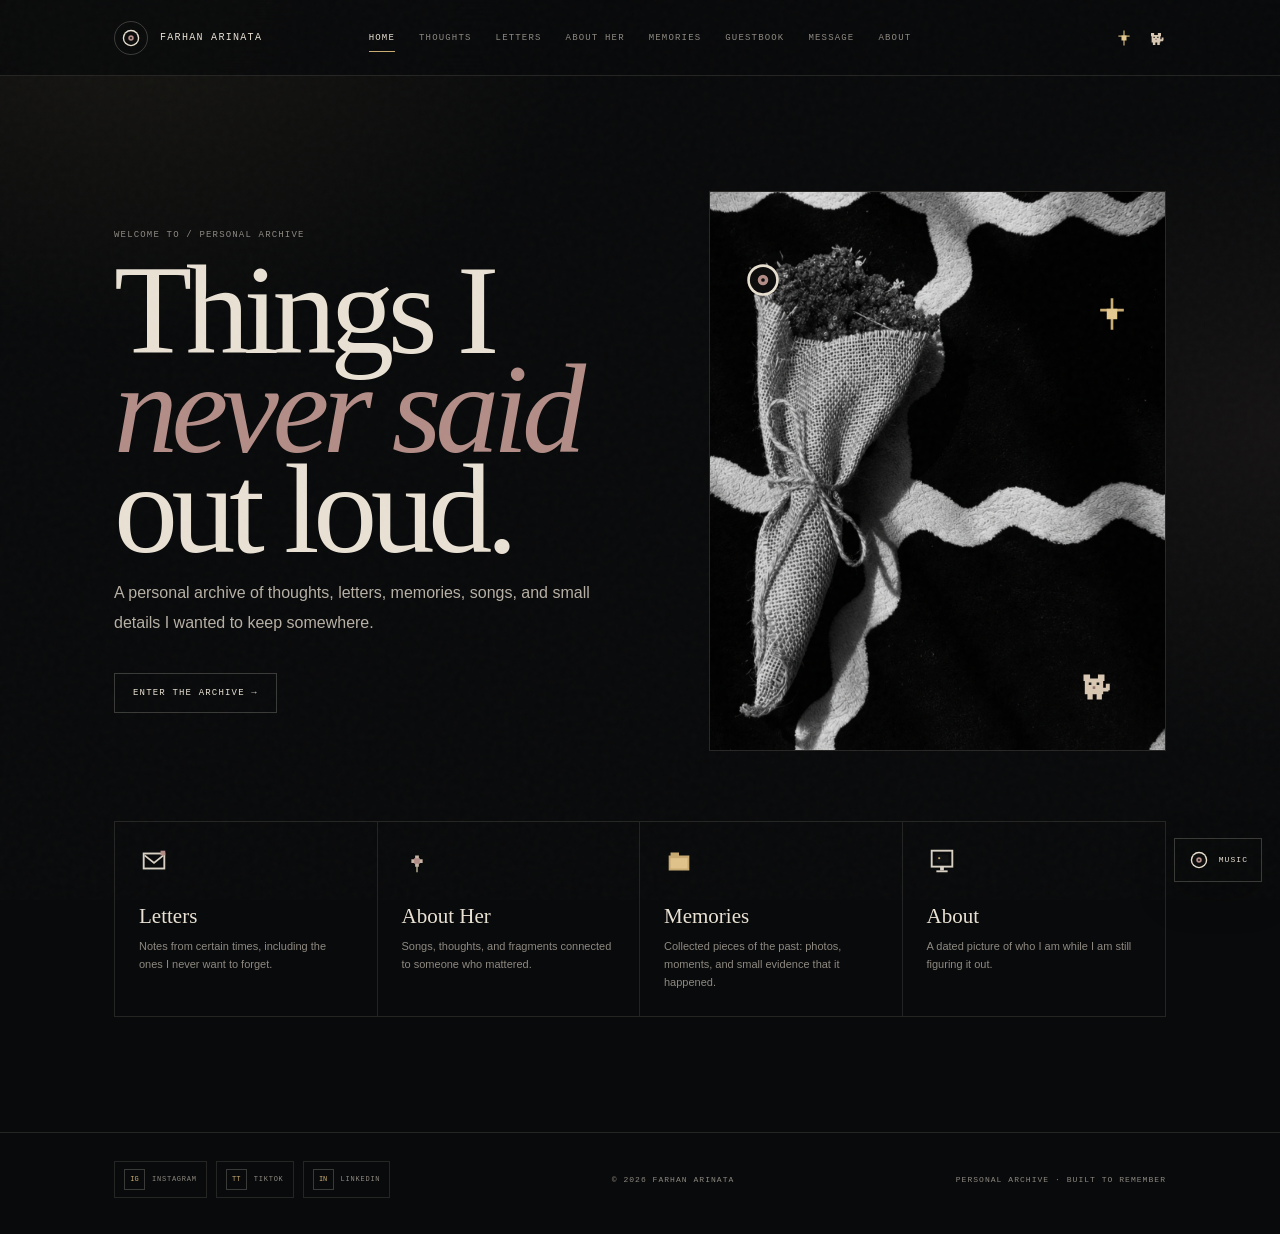
<file: index.html>
<!doctype html><html lang="en"><head><meta charset="utf-8"><meta name="viewport" content="width=device-width,initial-scale=1"><title>Farhan Arinata — Personal Archive</title><link rel="stylesheet" href="style.css"></head><body><div class="progress"></div><header class="topbar"><div class="wrap"><a class="brand" href="index.html"><span class="brand-mark"><svg class="spin" aria-hidden="true"><use href="sprites.svg#vinyl"></use></svg></span><span class="brand-name">Farhan Arinata</span></a><nav class="nav"><a class="active" href="index.html">Home</a><a class="" href="thoughts.html">Thoughts</a><a class="" href="letters.html">Letters</a><a class="" href="about-her.html">About Her</a><a class="" href="memories.html">Memories</a><a class="" href="guestbook.html">Guestbook</a><a class="" href="message.html">Message</a><a class="" href="about.html">About</a></nav><div class="tools"><svg class="blink" aria-hidden="true"><use href="sprites.svg#star"></use></svg><svg class="bob" aria-hidden="true"><use href="sprites.svg#cat"></use></svg></div><button class="menu" aria-label="Menu"><span></span><span></span></button></div></header><nav class="mobile-nav"><a href="index.html">Home</a><a href="thoughts.html">Thoughts</a><a href="letters.html">Letters</a><a href="about-her.html">About Her</a><a href="memories.html">Memories</a><a href="guestbook.html">Guestbook</a><a href="message.html">Message</a><a href="about.html">About</a></nav><main><section class="hero"><div class="wrap"><div class="hero-grid"><div class="fade"><div class="kicker">Welcome to / Personal Archive</div><h1>Things I<br><em>never said</em><br>out loud.</h1><p>A personal archive of thoughts, letters, memories, songs, and small details I wanted to keep somewhere.</p><a class="cta" href="thoughts.html">Enter the archive →</a></div><div class="hero-art fade"><img src="september-2-2026.jpeg" alt="Bouquet"><span class="pixel a"><svg class="spin" aria-hidden="true"><use href="sprites.svg#vinyl"></use></svg></span><span class="pixel b"><svg class="blink" aria-hidden="true"><use href="sprites.svg#star"></use></svg></span><span class="pixel c"><svg class="bob" aria-hidden="true"><use href="sprites.svg#cat"></use></svg></span></div></div><div class="features fade"><a class="feature" href="letters.html"><svg class="bob" aria-hidden="true"><use href="sprites.svg#envelope"></use></svg><h3>Letters</h3><p>Notes from certain times, including the ones I never want to forget.</p></a><a class="feature" href="about-her.html"><svg class="bob" aria-hidden="true"><use href="sprites.svg#flower"></use></svg><h3>About Her</h3><p>Songs, thoughts, and fragments connected to someone who mattered.</p></a><a class="feature" href="memories.html"><svg class="bob" aria-hidden="true"><use href="sprites.svg#folder"></use></svg><h3>Memories</h3><p>Collected pieces of the past: photos, moments, and small evidence that it happened.</p></a><a class="feature" href="about.html"><svg class="bob" aria-hidden="true"><use href="sprites.svg#computer"></use></svg><h3>About</h3><p>A dated picture of who I am while I am still figuring it out.</p></a></div></div></section></main><footer class="footer"><div class="wrap"><div class="social-links" aria-label="Social links">
<a href="https://www.instagram.com/4rinata?igsi=MXRnbm0wMWs5MjYxYw%3D%3D&utm_source=qr" target="_blank" rel="noopener noreferrer" aria-label="Instagram"><span>IG</span><b>Instagram</b></a>
<a href="https://www.tiktok.com/@poarchsaken" target="_blank" rel="noopener noreferrer" aria-label="TikTok"><span>TT</span><b>TikTok</b></a>
<a href="https://www.linkedin.com/in/farhan-arinata-555b39312/" target="_blank" rel="noopener noreferrer" aria-label="LinkedIn"><span>IN</span><b>LinkedIn</b></a>
</div><span>© <span data-year></span> Farhan Arinata</span><span>Personal Archive · Built to remember</span></div></footer><script src="script.js"></script></body></html>
</file>
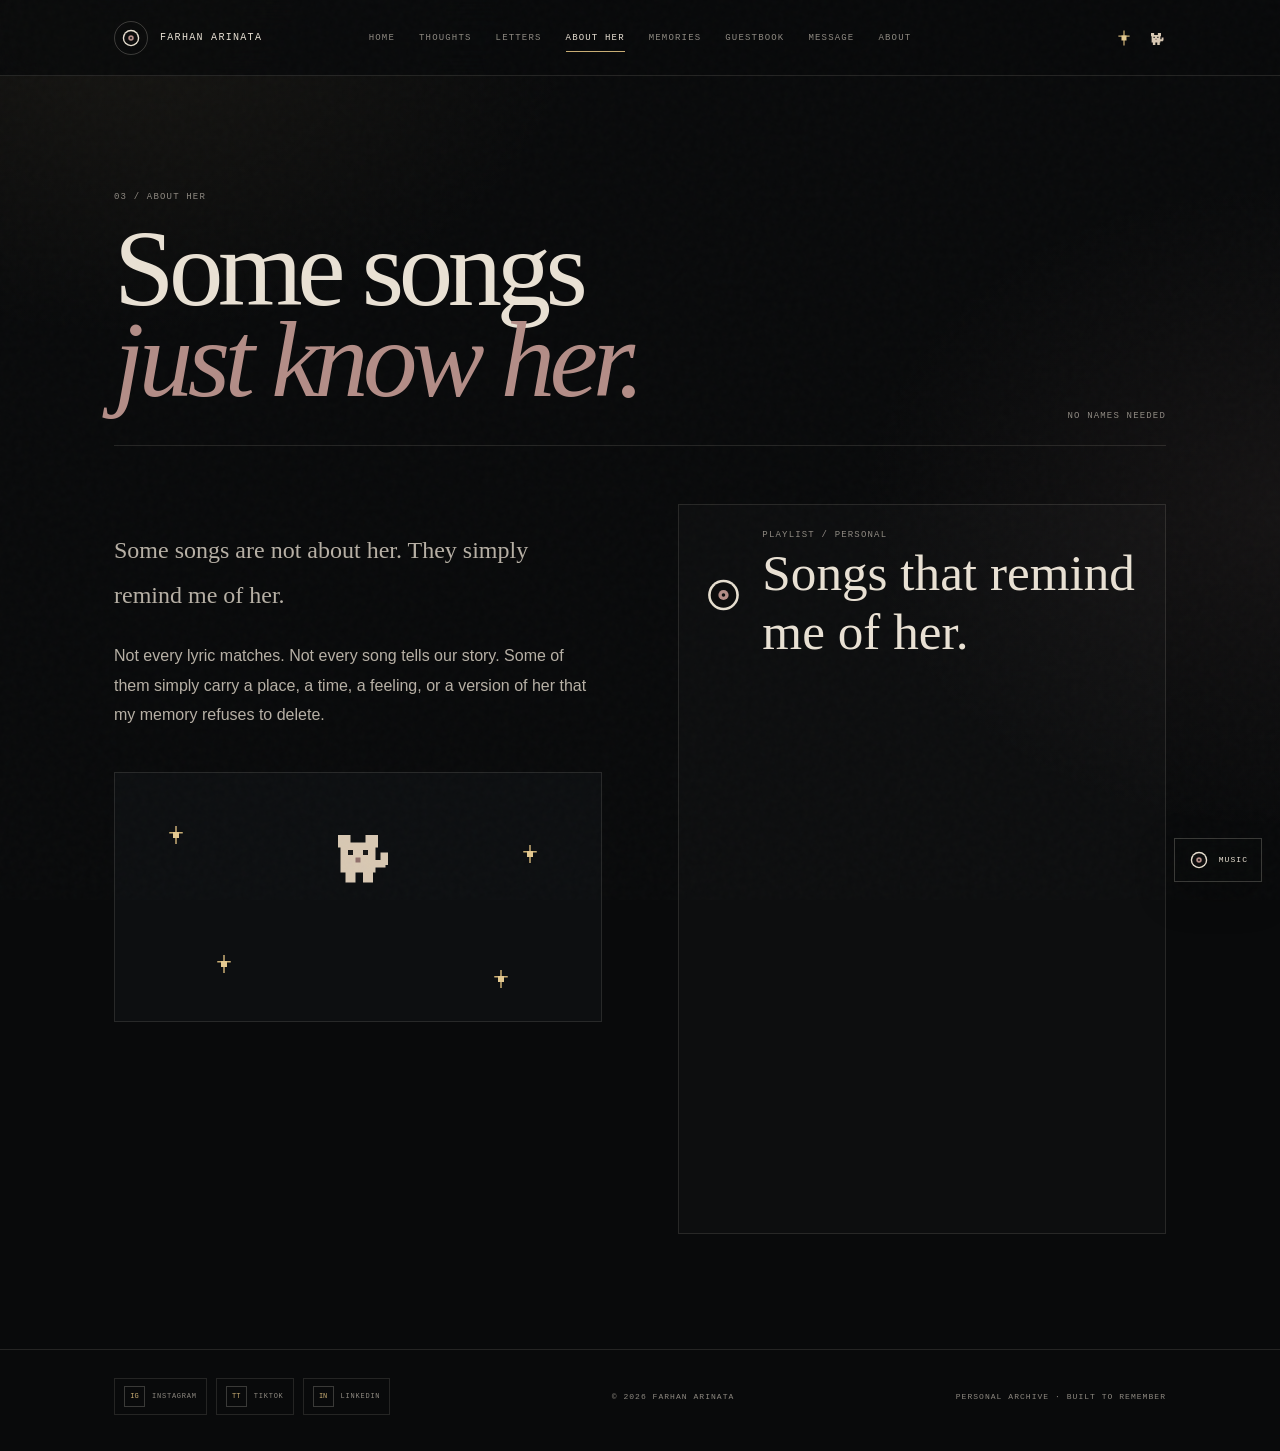
<file: about-her.html>
<!doctype html><html lang="en"><head><meta charset="utf-8"><meta name="viewport" content="width=device-width,initial-scale=1"><title>About Her — Farhan Arinata</title><link rel="stylesheet" href="style.css"></head><body><div class="progress"></div><header class="topbar"><div class="wrap"><a class="brand" href="index.html"><span class="brand-mark"><svg class="spin" aria-hidden="true"><use href="sprites.svg#vinyl"></use></svg></span><span class="brand-name">Farhan Arinata</span></a><nav class="nav"><a class="" href="index.html">Home</a><a class="" href="thoughts.html">Thoughts</a><a class="" href="letters.html">Letters</a><a class="active" href="about-her.html">About Her</a><a class="" href="memories.html">Memories</a><a class="" href="guestbook.html">Guestbook</a><a class="" href="message.html">Message</a><a class="" href="about.html">About</a></nav><div class="tools"><svg class="blink" aria-hidden="true"><use href="sprites.svg#star"></use></svg><svg class="bob" aria-hidden="true"><use href="sprites.svg#cat"></use></svg></div><button class="menu" aria-label="Menu"><span></span><span></span></button></div></header><nav class="mobile-nav"><a href="index.html">Home</a><a href="thoughts.html">Thoughts</a><a href="letters.html">Letters</a><a href="about-her.html">About Her</a><a href="memories.html">Memories</a><a href="guestbook.html">Guestbook</a><a href="message.html">Message</a><a href="about.html">About</a></nav><main class="page"><div class="wrap"><div class="page-head fade"><div><div class="kicker">03 / About Her</div><h1 class="h1">Some songs<br><em>just know her.</em></h1></div><div class="meta">No names needed</div></div><div class="grid2"><div class="fade"><p class="copy" style="font-family:var(--serif);font-size:24px">Some songs are not about her. They simply remind me of her.</p><p class="copy">Not every lyric matches. Not every song tells our story. Some of them simply carry a place, a time, a feeling, or a version of her that my memory refuses to delete.</p><div class="scene" style="margin-top:42px"><svg class="bob" aria-hidden="true"><use href="sprites.svg#cat"></use></svg><div class="stars"><svg class="blink" aria-hidden="true"><use href="sprites.svg#star"></use></svg><svg class="blink" aria-hidden="true"><use href="sprites.svg#star"></use></svg><svg class="blink" aria-hidden="true"><use href="sprites.svg#star"></use></svg><svg class="blink" aria-hidden="true"><use href="sprites.svg#star"></use></svg></div></div></div><div class="spotify fade"><div class="spotify-head"><svg class="spin" aria-hidden="true"><use href="sprites.svg#vinyl"></use></svg><div><div class="kicker">Playlist / personal</div><h2>Songs that remind me of her.</h2></div></div><iframe src="https://open.spotify.com/embed/playlist/4F3lstGyli9H4dXO0U5jp0?utm_source=generator&theme=0" height="520" allow="autoplay; clipboard-write; encrypted-media; fullscreen; picture-in-picture" loading="lazy"></iframe></div></div></div></main><footer class="footer"><div class="wrap"><div class="social-links" aria-label="Social links">
<a href="https://www.instagram.com/4rinata?igsi=MXRnbm0wMWs5MjYxYw%3D%3D&utm_source=qr" target="_blank" rel="noopener noreferrer" aria-label="Instagram"><span>IG</span><b>Instagram</b></a>
<a href="https://www.tiktok.com/@poarchsaken" target="_blank" rel="noopener noreferrer" aria-label="TikTok"><span>TT</span><b>TikTok</b></a>
<a href="https://www.linkedin.com/in/farhan-arinata-555b39312/" target="_blank" rel="noopener noreferrer" aria-label="LinkedIn"><span>IN</span><b>LinkedIn</b></a>
</div><span>© <span data-year></span> Farhan Arinata</span><span>Personal Archive · Built to remember</span></div></footer><script src="script.js"></script></body></html>
</file>
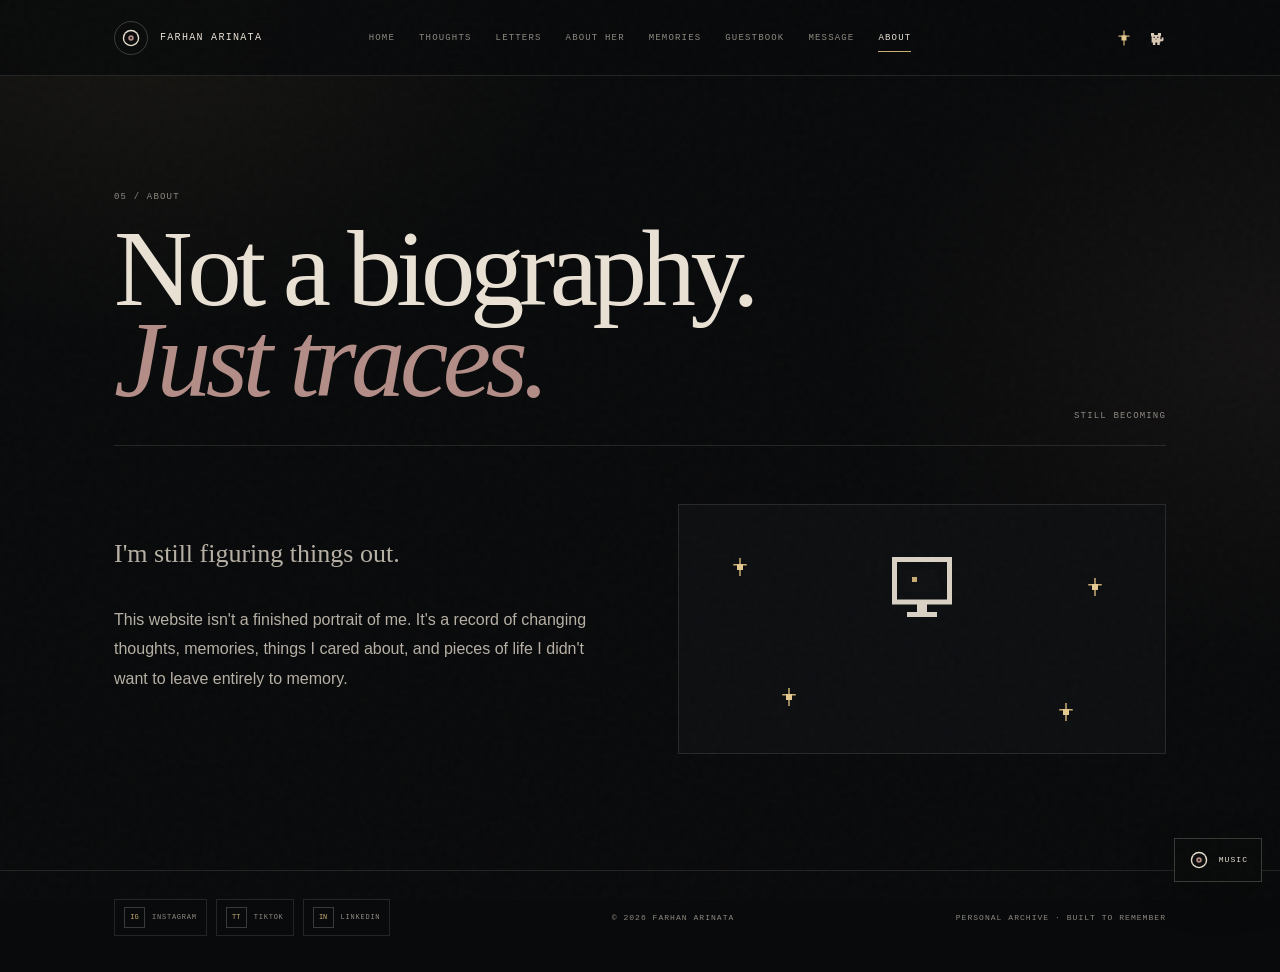
<file: about.html>
<!doctype html><html lang="en"><head><meta charset="utf-8"><meta name="viewport" content="width=device-width,initial-scale=1"><title>About — Farhan Arinata</title><link rel="stylesheet" href="style.css"></head><body><div class="progress"></div><header class="topbar"><div class="wrap"><a class="brand" href="index.html"><span class="brand-mark"><svg class="spin" aria-hidden="true"><use href="sprites.svg#vinyl"></use></svg></span><span class="brand-name">Farhan Arinata</span></a><nav class="nav"><a class="" href="index.html">Home</a><a class="" href="thoughts.html">Thoughts</a><a class="" href="letters.html">Letters</a><a class="" href="about-her.html">About Her</a><a class="" href="memories.html">Memories</a><a class="" href="guestbook.html">Guestbook</a><a class="" href="message.html">Message</a><a class="active" href="about.html">About</a></nav><div class="tools"><svg class="blink" aria-hidden="true"><use href="sprites.svg#star"></use></svg><svg class="bob" aria-hidden="true"><use href="sprites.svg#cat"></use></svg></div><button class="menu" aria-label="Menu"><span></span><span></span></button></div></header><nav class="mobile-nav"><a href="index.html">Home</a><a href="thoughts.html">Thoughts</a><a href="letters.html">Letters</a><a href="about-her.html">About Her</a><a href="memories.html">Memories</a><a href="guestbook.html">Guestbook</a><a href="message.html">Message</a><a href="about.html">About</a></nav><main class="page"><div class="wrap"><div class="page-head fade"><div><div class="kicker">05 / About</div><h1 class="h1">Not a biography.<br><em>Just traces.</em></h1></div><div class="meta">Still becoming</div></div><div class="grid2"><div class="fade"><p class="copy" style="font-family:var(--serif);font-size:26px">I'm still figuring things out.</p><p class="copy">This website isn't a finished portrait of me. It's a record of changing thoughts, memories, things I cared about, and pieces of life I didn't want to leave entirely to memory.</p></div><div class="scene fade"><svg class="bob" aria-hidden="true"><use href="sprites.svg#computer"></use></svg><div class="stars"><svg class="blink" aria-hidden="true"><use href="sprites.svg#star"></use></svg><svg class="blink" aria-hidden="true"><use href="sprites.svg#star"></use></svg><svg class="blink" aria-hidden="true"><use href="sprites.svg#star"></use></svg><svg class="blink" aria-hidden="true"><use href="sprites.svg#star"></use></svg></div></div></div></div></main><footer class="footer"><div class="wrap"><div class="social-links" aria-label="Social links">
<a href="https://www.instagram.com/4rinata?igsi=MXRnbm0wMWs5MjYxYw%3D%3D&utm_source=qr" target="_blank" rel="noopener noreferrer" aria-label="Instagram"><span>IG</span><b>Instagram</b></a>
<a href="https://www.tiktok.com/@poarchsaken" target="_blank" rel="noopener noreferrer" aria-label="TikTok"><span>TT</span><b>TikTok</b></a>
<a href="https://www.linkedin.com/in/farhan-arinata-555b39312/" target="_blank" rel="noopener noreferrer" aria-label="LinkedIn"><span>IN</span><b>LinkedIn</b></a>
</div><span>© <span data-year></span> Farhan Arinata</span><span>Personal Archive · Built to remember</span></div></footer><script src="script.js"></script></body></html>
</file>
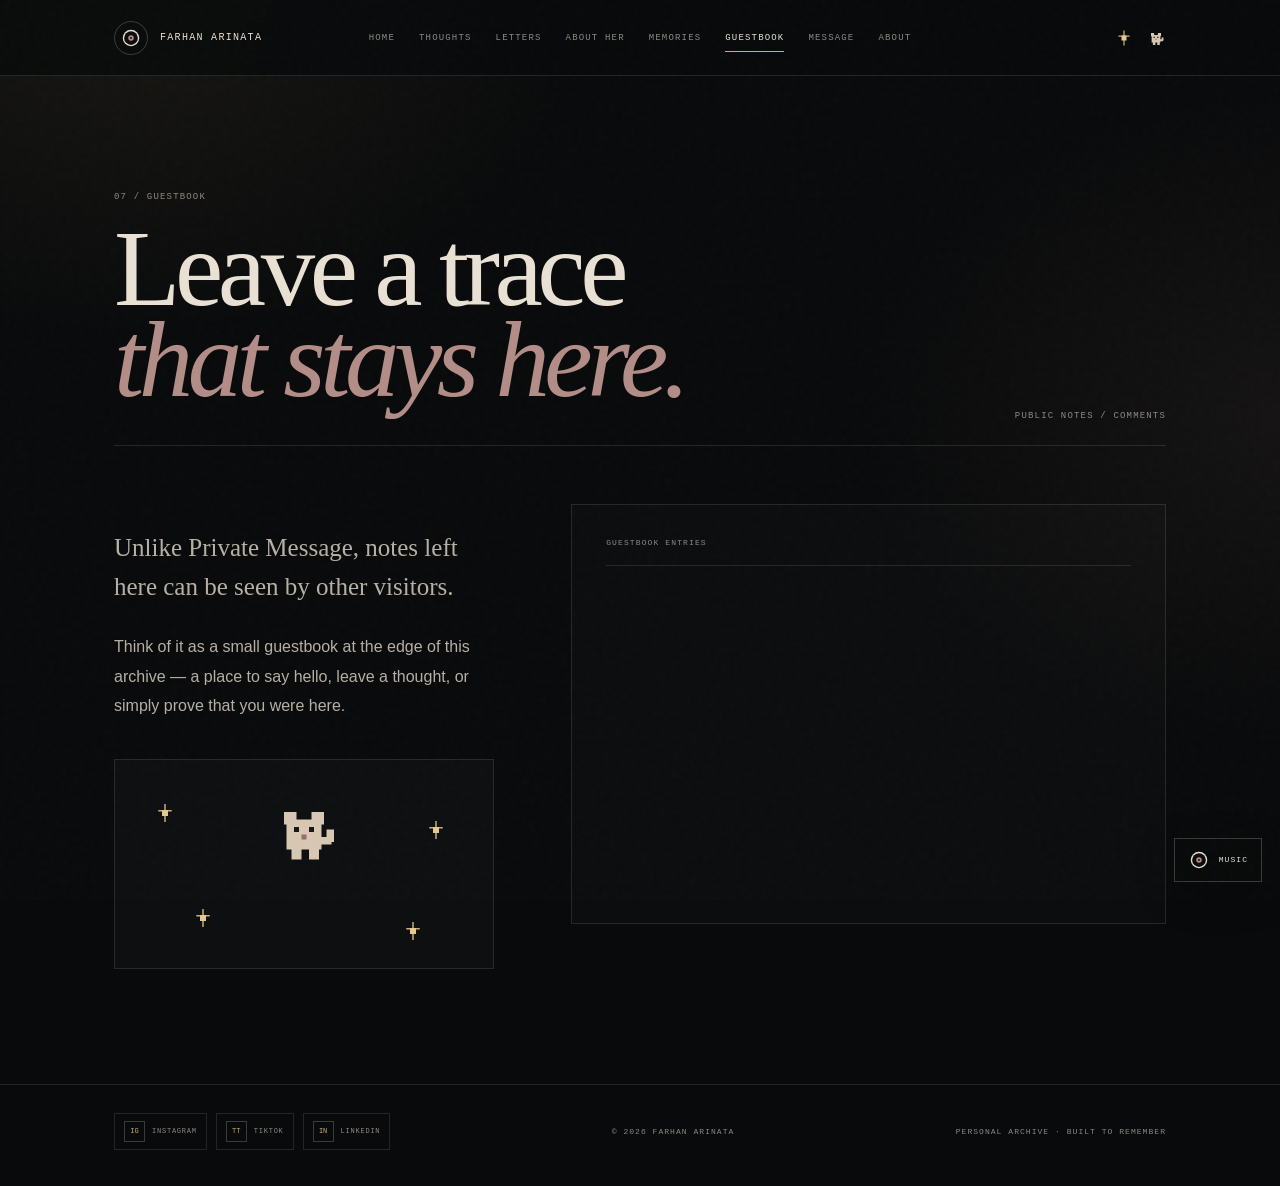
<file: guestbook.html>
<!doctype html><html lang="en"><head><meta charset="utf-8"><meta name="viewport" content="width=device-width,initial-scale=1"><title>Memories — Farhan Arinata</title><link rel="stylesheet" href="style.css"></head><body><div class="progress"></div><header class="topbar"><div class="wrap"><a class="brand" href="index.html"><span class="brand-mark"><svg class="spin" aria-hidden="true"><use href="sprites.svg#vinyl"></use></svg></span><span class="brand-name">Farhan Arinata</span></a><nav class="nav"><a class="" href="index.html">Home</a><a class="" href="thoughts.html">Thoughts</a><a class="" href="letters.html">Letters</a><a class="" href="about-her.html">About Her</a><a class="" href="memories.html">Memories</a><a class="active" href="guestbook.html">Guestbook</a><a class="" href="message.html">Message</a><a class="" href="about.html">About</a></nav><div class="tools"><svg class="blink" aria-hidden="true"><use href="sprites.svg#star"></use></svg><svg class="bob" aria-hidden="true"><use href="sprites.svg#cat"></use></svg></div><button class="menu" aria-label="Menu"><span></span><span></span></button></div></header><nav class="mobile-nav"><a href="index.html">Home</a><a href="thoughts.html">Thoughts</a><a href="letters.html">Letters</a><a href="about-her.html">About Her</a><a href="memories.html">Memories</a><a href="guestbook.html">Guestbook</a><a href="message.html">Message</a><a href="about.html">About</a></nav><main class="page"><div class="wrap">
  <div class="page-head fade">
    <div><div class="kicker">07 / Guestbook</div><h1 class="h1">Leave a trace<br><em>that stays here.</em></h1></div>
    <div class="meta">Public notes / comments</div>
  </div>

  <div class="guestbook-grid">
    <section class="guestbook-intro fade">
      <p class="copy" style="font-family:var(--serif);font-size:25px;line-height:1.55">Unlike Private Message, notes left here can be seen by other visitors.</p>
      <p class="copy">Think of it as a small guestbook at the edge of this archive — a place to say hello, leave a thought, or simply prove that you were here.</p>
      <div class="scene" style="margin-top:38px;min-height:210px">
        <svg class="bob" aria-hidden="true"><use href="sprites.svg#cat"></use></svg>
        <div class="stars">
          <svg class="blink"><use href="sprites.svg#star"></use></svg>
          <svg class="blink"><use href="sprites.svg#star"></use></svg>
          <svg class="blink"><use href="sprites.svg#star"></use></svg>
          <svg class="blink"><use href="sprites.svg#star"></use></svg>
        </div>
      </div>
    </section>

    <section class="guestbook-comments fade">
      <div class="guestbook-label">Guestbook entries</div>
      <script src="https://utteranc.es/client.js"
              repo="arinatafarhan/farhan-arinata"
              issue-term="Guestbook"
              label="guestbook"
              theme="github-dark"
              crossorigin="anonymous"
              async></script>
      <noscript>Please enable JavaScript to view the guestbook.</noscript>
    </section>
  </div>
</div></main><footer class="footer"><div class="wrap"><div class="social-links" aria-label="Social links">
<a href="https://www.instagram.com/4rinata?igsi=MXRnbm0wMWs5MjYxYw%3D%3D&utm_source=qr" target="_blank" rel="noopener noreferrer" aria-label="Instagram"><span>IG</span><b>Instagram</b></a>
<a href="https://www.tiktok.com/@poarchsaken" target="_blank" rel="noopener noreferrer" aria-label="TikTok"><span>TT</span><b>TikTok</b></a>
<a href="https://www.linkedin.com/in/farhan-arinata-555b39312/" target="_blank" rel="noopener noreferrer" aria-label="LinkedIn"><span>IN</span><b>LinkedIn</b></a>
</div><span>© <span data-year></span> Farhan Arinata</span><span>Personal Archive · Built to remember</span></div></footer><script src="script.js"></script></body></html>
</file>
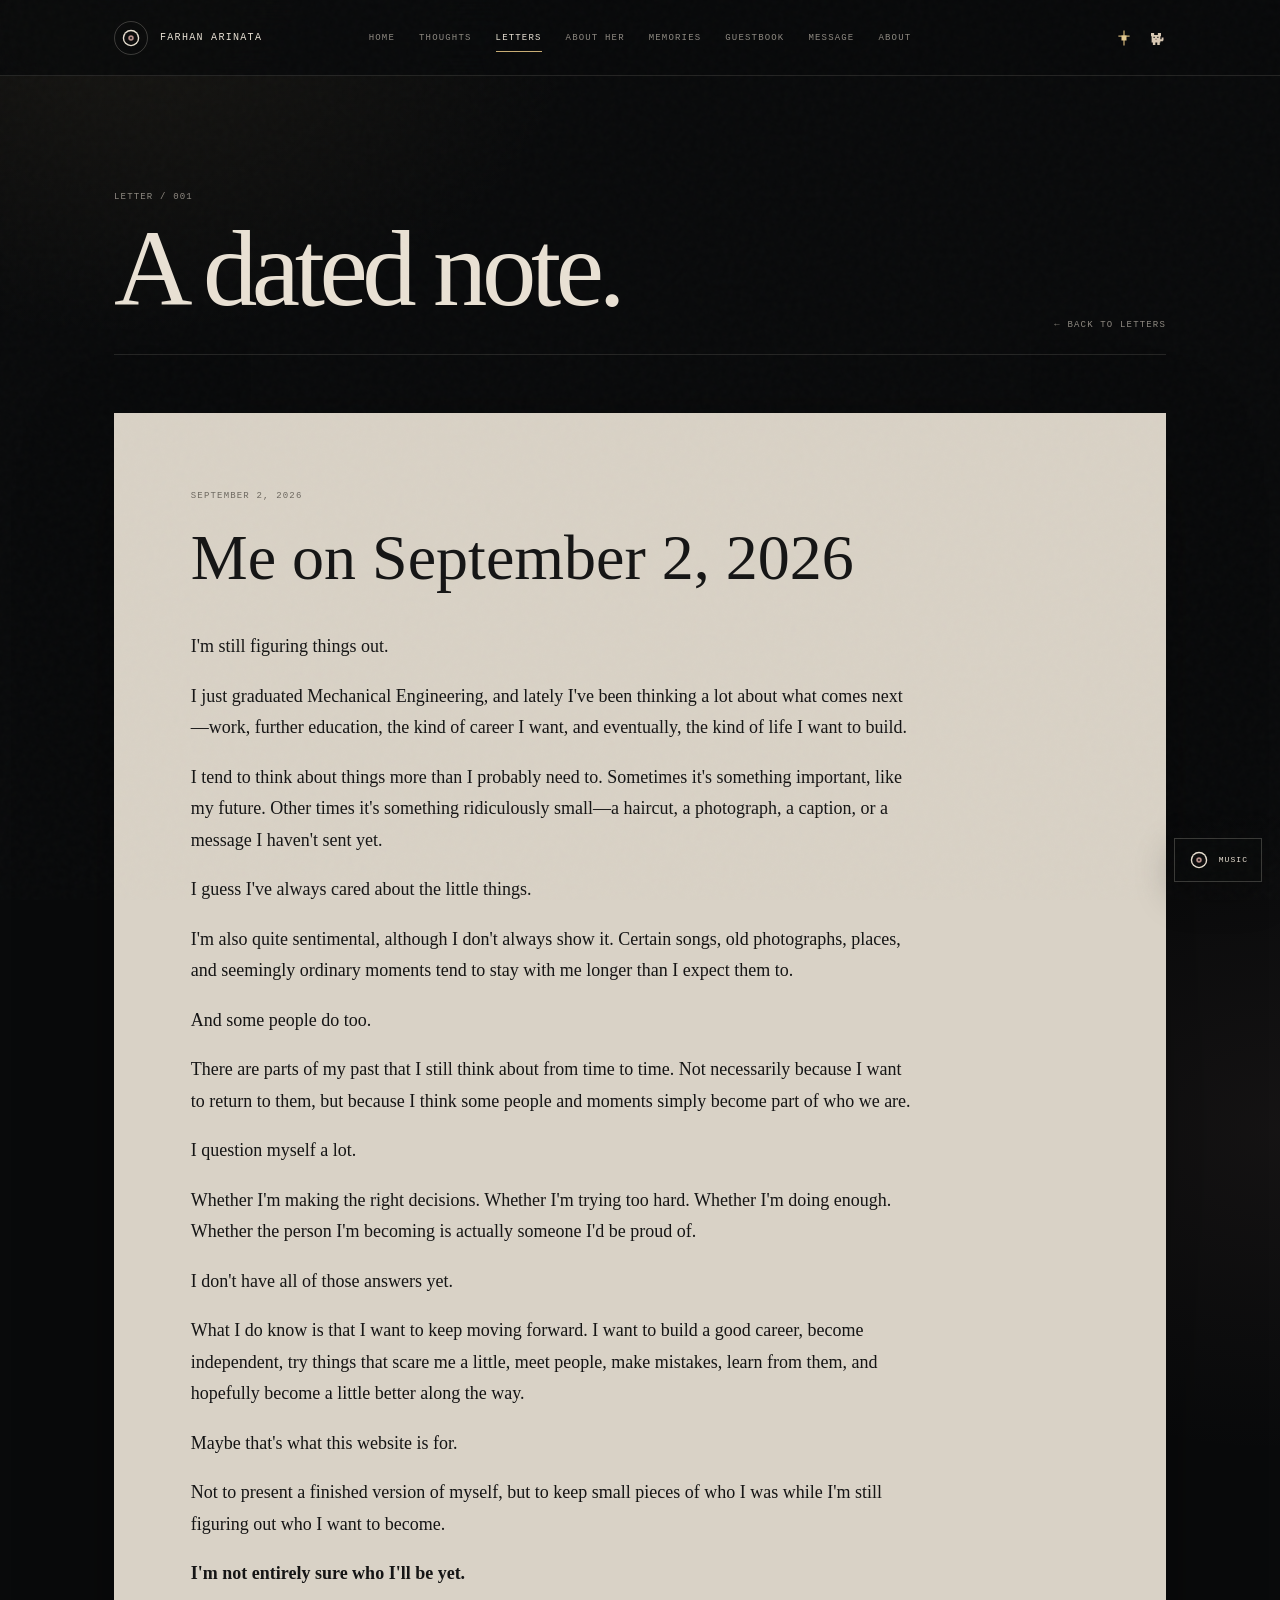
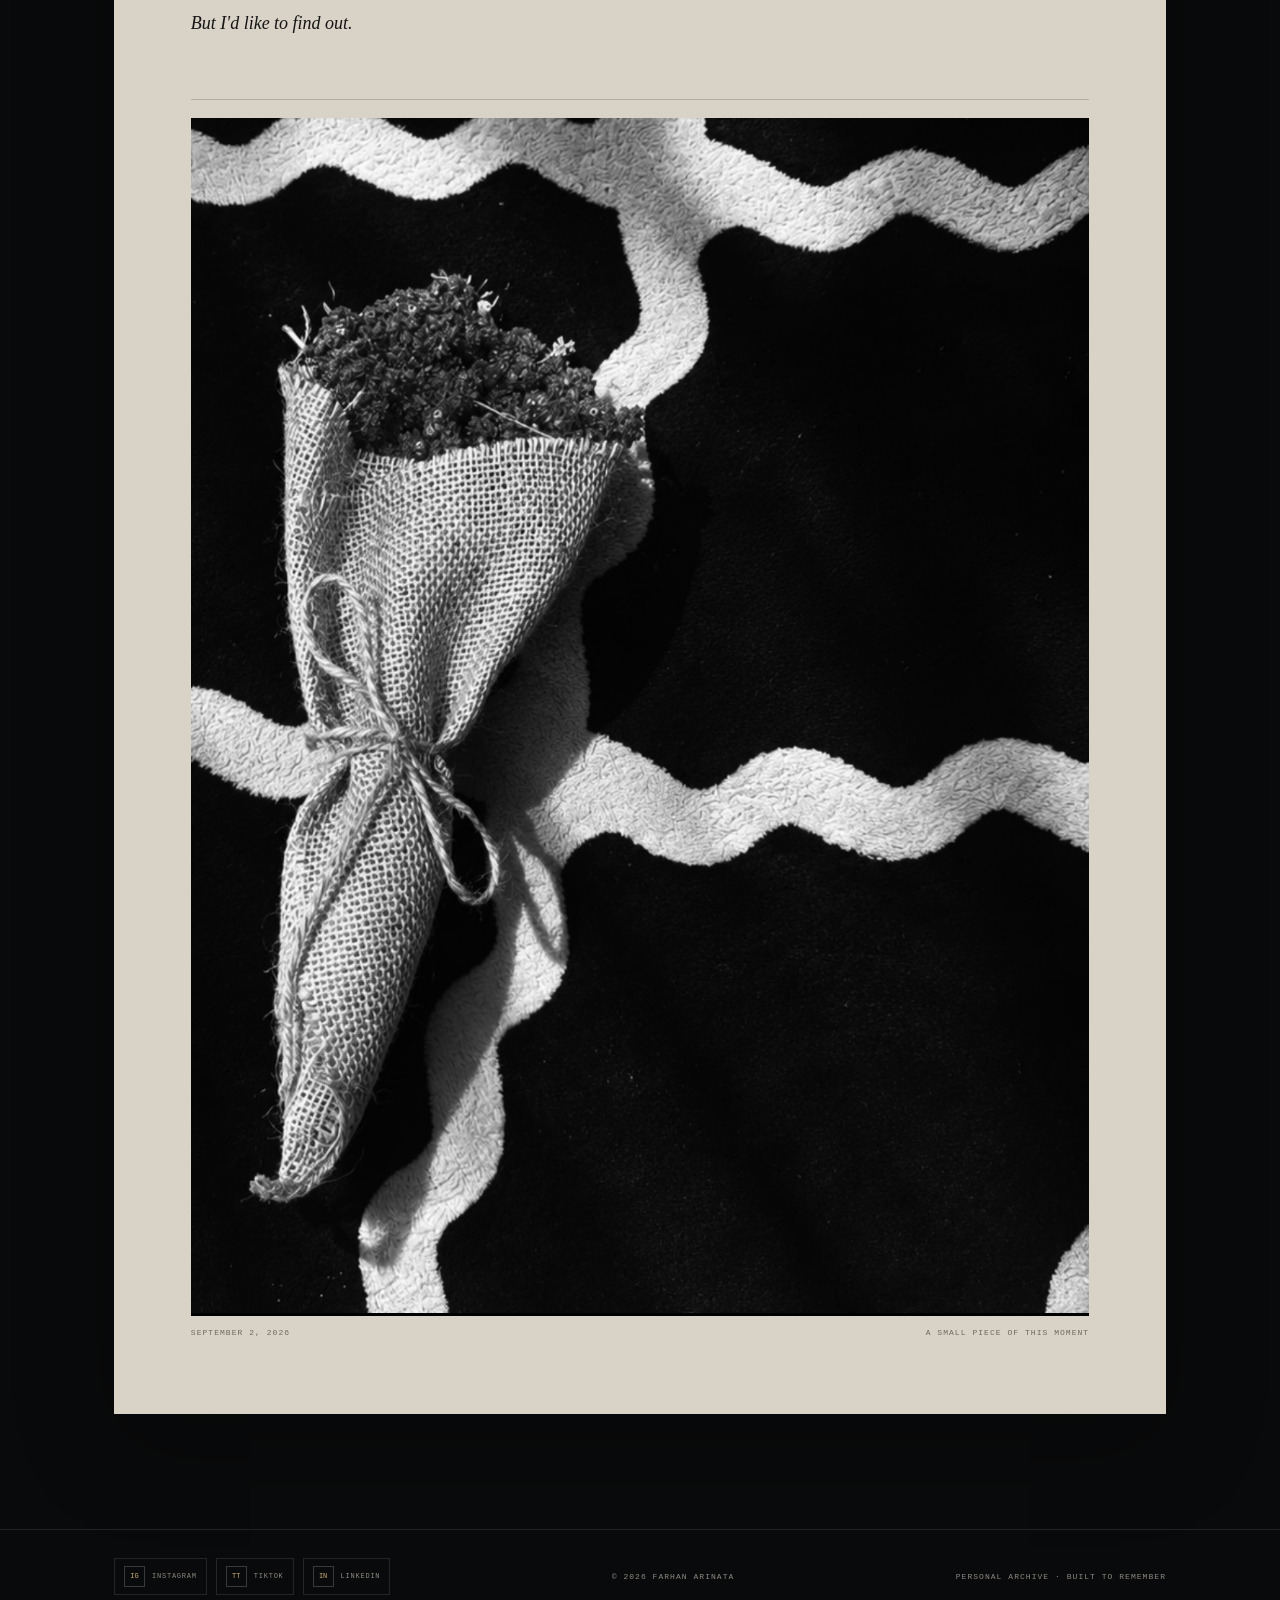
<file: letter-september-2-2026.html>
<!doctype html><html lang="en"><head><meta charset="utf-8"><meta name="viewport" content="width=device-width,initial-scale=1"><title>Me on September 2, 2026 — Farhan Arinata</title><link rel="stylesheet" href="style.css"></head><body><div class="progress"></div><header class="topbar"><div class="wrap"><a class="brand" href="index.html"><span class="brand-mark"><svg class="spin" aria-hidden="true"><use href="sprites.svg#vinyl"></use></svg></span><span class="brand-name">Farhan Arinata</span></a><nav class="nav"><a class="" href="index.html">Home</a><a class="" href="thoughts.html">Thoughts</a><a class="active" href="letters.html">Letters</a><a class="" href="about-her.html">About Her</a><a class="" href="memories.html">Memories</a><a class="" href="guestbook.html">Guestbook</a><a class="" href="message.html">Message</a><a class="" href="about.html">About</a></nav><div class="tools"><svg class="blink" aria-hidden="true"><use href="sprites.svg#star"></use></svg><svg class="bob" aria-hidden="true"><use href="sprites.svg#cat"></use></svg></div><button class="menu" aria-label="Menu"><span></span><span></span></button></div></header><nav class="mobile-nav"><a href="index.html">Home</a><a href="thoughts.html">Thoughts</a><a href="letters.html">Letters</a><a href="about-her.html">About Her</a><a href="memories.html">Memories</a><a href="guestbook.html">Guestbook</a><a href="message.html">Message</a><a href="about.html">About</a></nav><main class="page"><div class="wrap"><div class="page-head fade"><div><div class="kicker">Letter / 001</div><h1 class="h1">A dated note.</h1></div><a class="meta" href="letters.html">← Back to letters</a></div><article class="paper fade"><div class="meta">September 2, 2026</div><h2>Me on September 2, 2026</h2><p>I'm still figuring things out.</p><p>I just graduated Mechanical Engineering, and lately I've been thinking a lot about what comes next—work, further education, the kind of career I want, and eventually, the kind of life I want to build.</p><p>I tend to think about things more than I probably need to. Sometimes it's something important, like my future. Other times it's something ridiculously small—a haircut, a photograph, a caption, or a message I haven't sent yet.</p><p>I guess I've always cared about the little things.</p><p>I'm also quite sentimental, although I don't always show it. Certain songs, old photographs, places, and seemingly ordinary moments tend to stay with me longer than I expect them to.</p><p>And some people do too.</p><p>There are parts of my past that I still think about from time to time. Not necessarily because I want to return to them, but because I think some people and moments simply become part of who we are.</p><p>I question myself a lot.</p><p>Whether I'm making the right decisions. Whether I'm trying too hard. Whether I'm doing enough. Whether the person I'm becoming is actually someone I'd be proud of.</p><p>I don't have all of those answers yet.</p><p>What I do know is that I want to keep moving forward. I want to build a good career, become independent, try things that scare me a little, meet people, make mistakes, learn from them, and hopefully become a little better along the way.</p><p>Maybe that's what this website is for.</p><p>Not to present a finished version of myself, but to keep small pieces of who I was while I'm still figuring out who I want to become.</p><p><strong>I'm not entirely sure who I'll be yet.</strong></p><p><em>But I'd like to find out.</em></p><figure><img src="september-2-2026.jpeg" alt="Bouquet"><figcaption><span>September 2, 2026</span><span>a small piece of this moment</span></figcaption></figure></article></div></main><footer class="footer"><div class="wrap"><div class="social-links" aria-label="Social links">
<a href="https://www.instagram.com/4rinata?igsi=MXRnbm0wMWs5MjYxYw%3D%3D&utm_source=qr" target="_blank" rel="noopener noreferrer" aria-label="Instagram"><span>IG</span><b>Instagram</b></a>
<a href="https://www.tiktok.com/@poarchsaken" target="_blank" rel="noopener noreferrer" aria-label="TikTok"><span>TT</span><b>TikTok</b></a>
<a href="https://www.linkedin.com/in/farhan-arinata-555b39312/" target="_blank" rel="noopener noreferrer" aria-label="LinkedIn"><span>IN</span><b>LinkedIn</b></a>
</div><span>© <span data-year></span> Farhan Arinata</span><span>Personal Archive · Built to remember</span></div></footer><script src="script.js"></script></body></html>
</file>
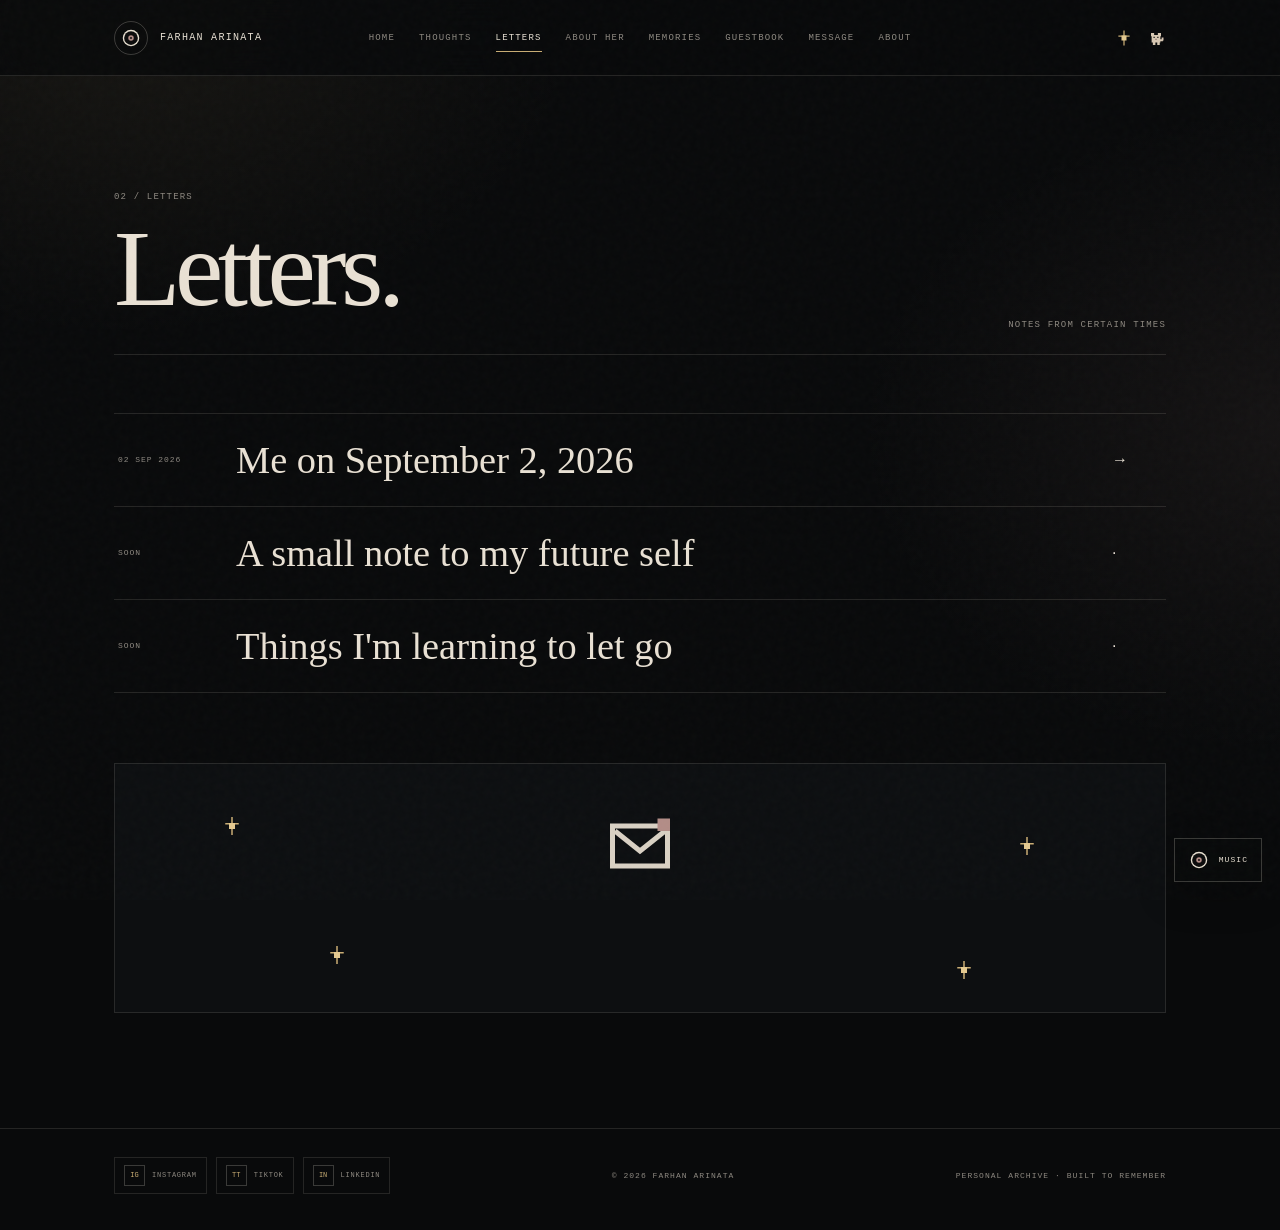
<file: letters.html>
<!doctype html><html lang="en"><head><meta charset="utf-8"><meta name="viewport" content="width=device-width,initial-scale=1"><title>Letters — Farhan Arinata</title><link rel="stylesheet" href="style.css"></head><body><div class="progress"></div><header class="topbar"><div class="wrap"><a class="brand" href="index.html"><span class="brand-mark"><svg class="spin" aria-hidden="true"><use href="sprites.svg#vinyl"></use></svg></span><span class="brand-name">Farhan Arinata</span></a><nav class="nav"><a class="" href="index.html">Home</a><a class="" href="thoughts.html">Thoughts</a><a class="active" href="letters.html">Letters</a><a class="" href="about-her.html">About Her</a><a class="" href="memories.html">Memories</a><a class="" href="guestbook.html">Guestbook</a><a class="" href="message.html">Message</a><a class="" href="about.html">About</a></nav><div class="tools"><svg class="blink" aria-hidden="true"><use href="sprites.svg#star"></use></svg><svg class="bob" aria-hidden="true"><use href="sprites.svg#cat"></use></svg></div><button class="menu" aria-label="Menu"><span></span><span></span></button></div></header><nav class="mobile-nav"><a href="index.html">Home</a><a href="thoughts.html">Thoughts</a><a href="letters.html">Letters</a><a href="about-her.html">About Her</a><a href="memories.html">Memories</a><a href="guestbook.html">Guestbook</a><a href="message.html">Message</a><a href="about.html">About</a></nav><main class="page"><div class="wrap"><div class="page-head fade"><div><div class="kicker">02 / Letters</div><h1 class="h1">Letters.</h1></div><div class="meta">Notes from certain times</div></div><div class="list fade"><a class="row" href="letter-september-2-2026.html"><div class="date">02 Sep 2026</div><div><h3>Me on September 2, 2026</h3></div><div>→</div></a><div class="row"><div class="date">Soon</div><div><h3>A small note to my future self</h3></div><div>·</div></div><div class="row"><div class="date">Soon</div><div><h3>Things I'm learning to let go</h3></div><div>·</div></div></div><div class="scene fade" style="margin-top:70px"><svg class="bob" aria-hidden="true"><use href="sprites.svg#envelope"></use></svg><div class="stars"><svg class="blink" aria-hidden="true"><use href="sprites.svg#star"></use></svg><svg class="blink" aria-hidden="true"><use href="sprites.svg#star"></use></svg><svg class="blink" aria-hidden="true"><use href="sprites.svg#star"></use></svg><svg class="blink" aria-hidden="true"><use href="sprites.svg#star"></use></svg></div></div></div></main><footer class="footer"><div class="wrap"><div class="social-links" aria-label="Social links">
<a href="https://www.instagram.com/4rinata?igsi=MXRnbm0wMWs5MjYxYw%3D%3D&utm_source=qr" target="_blank" rel="noopener noreferrer" aria-label="Instagram"><span>IG</span><b>Instagram</b></a>
<a href="https://www.tiktok.com/@poarchsaken" target="_blank" rel="noopener noreferrer" aria-label="TikTok"><span>TT</span><b>TikTok</b></a>
<a href="https://www.linkedin.com/in/farhan-arinata-555b39312/" target="_blank" rel="noopener noreferrer" aria-label="LinkedIn"><span>IN</span><b>LinkedIn</b></a>
</div><span>© <span data-year></span> Farhan Arinata</span><span>Personal Archive · Built to remember</span></div></footer><script src="script.js"></script></body></html>
</file>
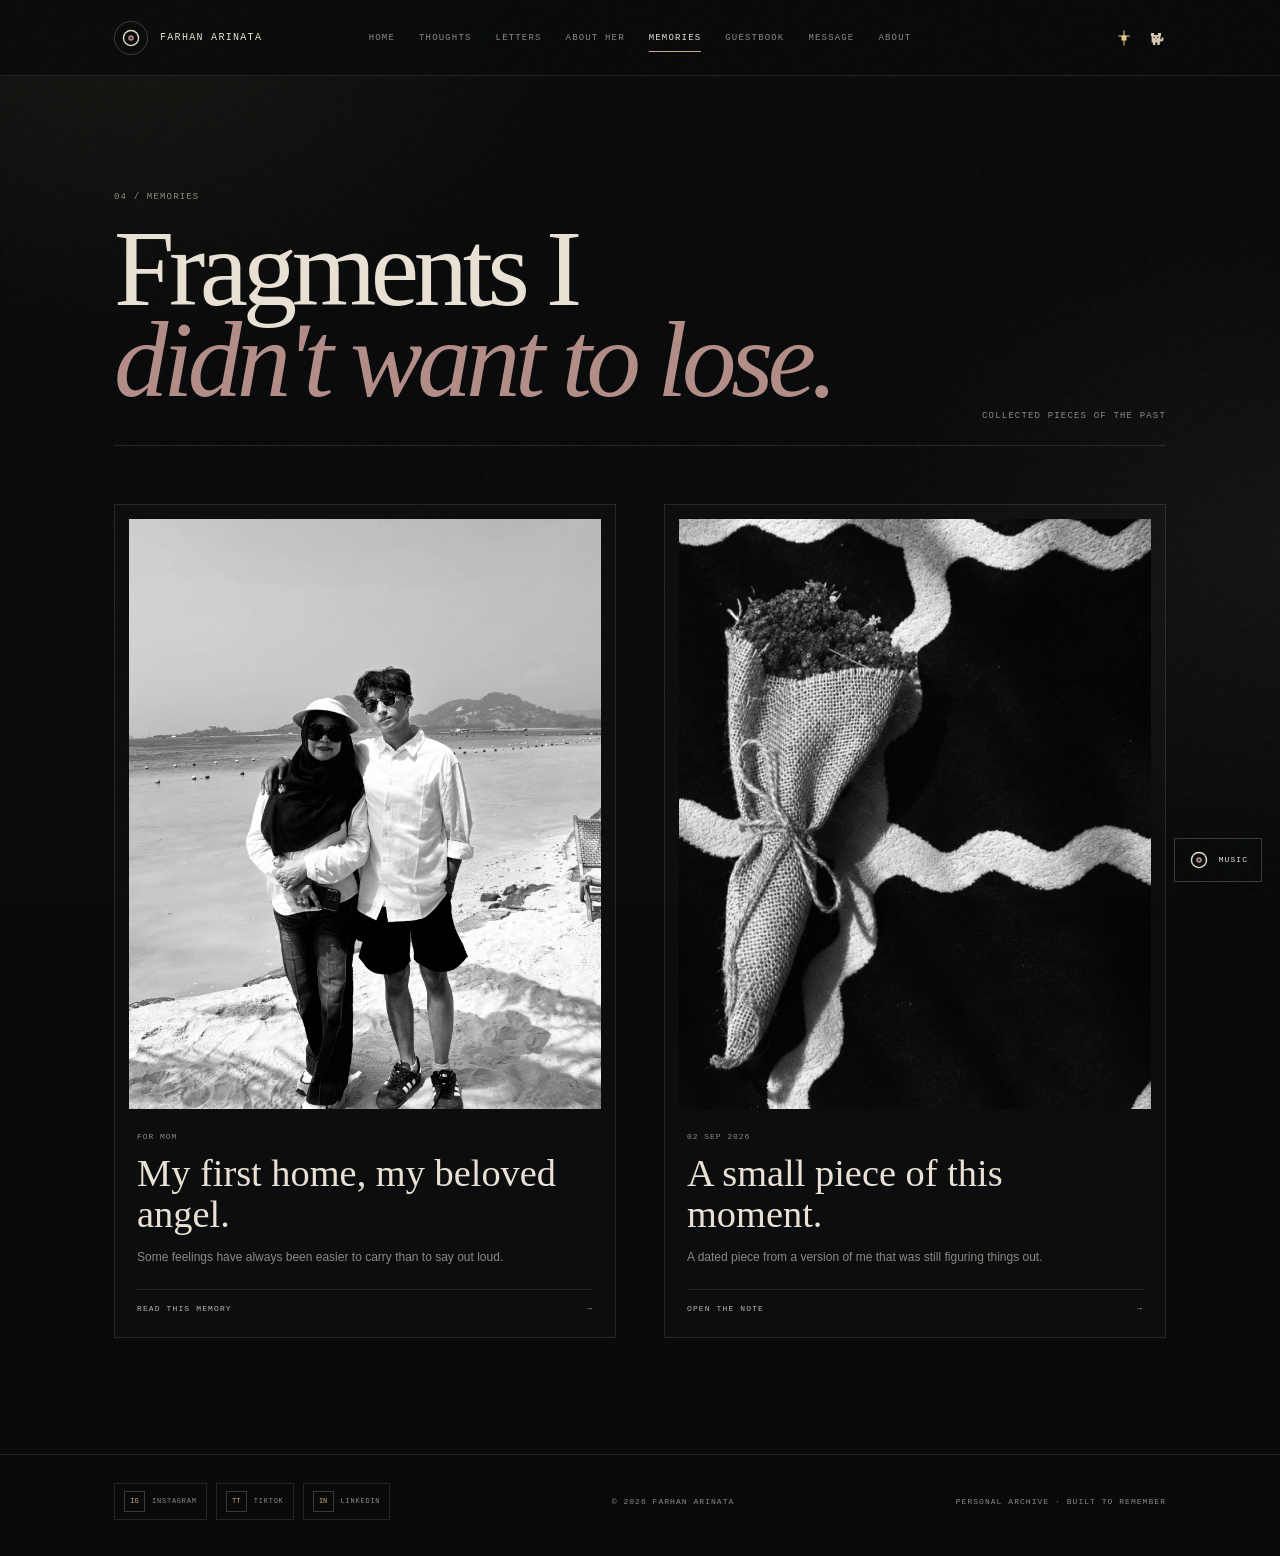
<file: memories.html>
<!doctype html><html lang="en"><head><meta charset="utf-8"><meta name="viewport" content="width=device-width,initial-scale=1"><title>Memories — Farhan Arinata</title><link rel="stylesheet" href="style.css"></head><body><div class="progress"></div><header class="topbar"><div class="wrap"><a class="brand" href="index.html"><span class="brand-mark"><svg class="spin" aria-hidden="true"><use href="sprites.svg#vinyl"></use></svg></span><span class="brand-name">Farhan Arinata</span></a><nav class="nav"><a class="" href="index.html">Home</a><a class="" href="thoughts.html">Thoughts</a><a class="" href="letters.html">Letters</a><a class="" href="about-her.html">About Her</a><a class="active" href="memories.html">Memories</a><a class="" href="guestbook.html">Guestbook</a><a class="" href="message.html">Message</a><a class="" href="about.html">About</a></nav><div class="tools"><svg class="blink" aria-hidden="true"><use href="sprites.svg#star"></use></svg><svg class="bob" aria-hidden="true"><use href="sprites.svg#cat"></use></svg></div><button class="menu" aria-label="Menu"><span></span><span></span></button></div></header><nav class="mobile-nav"><a href="index.html">Home</a><a href="thoughts.html">Thoughts</a><a href="letters.html">Letters</a><a href="about-her.html">About Her</a><a href="memories.html">Memories</a><a href="guestbook.html">Guestbook</a><a href="message.html">Message</a><a href="about.html">About</a></nav><main class="page"><div class="wrap"><div class="page-head fade"><div><div class="kicker">04 / Memories</div><h1 class="h1">Fragments I<br><em>didn't want to lose.</em></h1></div><div class="meta">Collected pieces of the past</div></div><div class="memory-grid"><a class="memory-card fade" href="memory-mom.html"><div class="memory-card-image"><img src="mom-and-me.jpeg" alt="A memory with Mom"></div><div class="memory-card-body"><div class="date">For Mom</div><h2>My first home, my beloved angel.</h2><p>Some feelings have always been easier to carry than to say out loud.</p><div class="memory-card-link"><span>Read this memory</span><span>→</span></div></div></a><a class="memory-card fade" href="letter-september-2-2026.html"><div class="memory-card-image"><img src="september-2-2026.jpeg" alt="Bouquet"></div><div class="memory-card-body"><div class="date">02 Sep 2026</div><h2>A small piece of this moment.</h2><p>A dated piece from a version of me that was still figuring things out.</p><div class="memory-card-link"><span>Open the note</span><span>→</span></div></div></a></div></div></main><footer class="footer"><div class="wrap"><div class="social-links" aria-label="Social links">
<a href="https://www.instagram.com/4rinata?igsi=MXRnbm0wMWs5MjYxYw%3D%3D&utm_source=qr" target="_blank" rel="noopener noreferrer" aria-label="Instagram"><span>IG</span><b>Instagram</b></a>
<a href="https://www.tiktok.com/@poarchsaken" target="_blank" rel="noopener noreferrer" aria-label="TikTok"><span>TT</span><b>TikTok</b></a>
<a href="https://www.linkedin.com/in/farhan-arinata-555b39312/" target="_blank" rel="noopener noreferrer" aria-label="LinkedIn"><span>IN</span><b>LinkedIn</b></a>
</div><span>© <span data-year></span> Farhan Arinata</span><span>Personal Archive · Built to remember</span></div></footer><script src="script.js"></script></body></html>
</file>
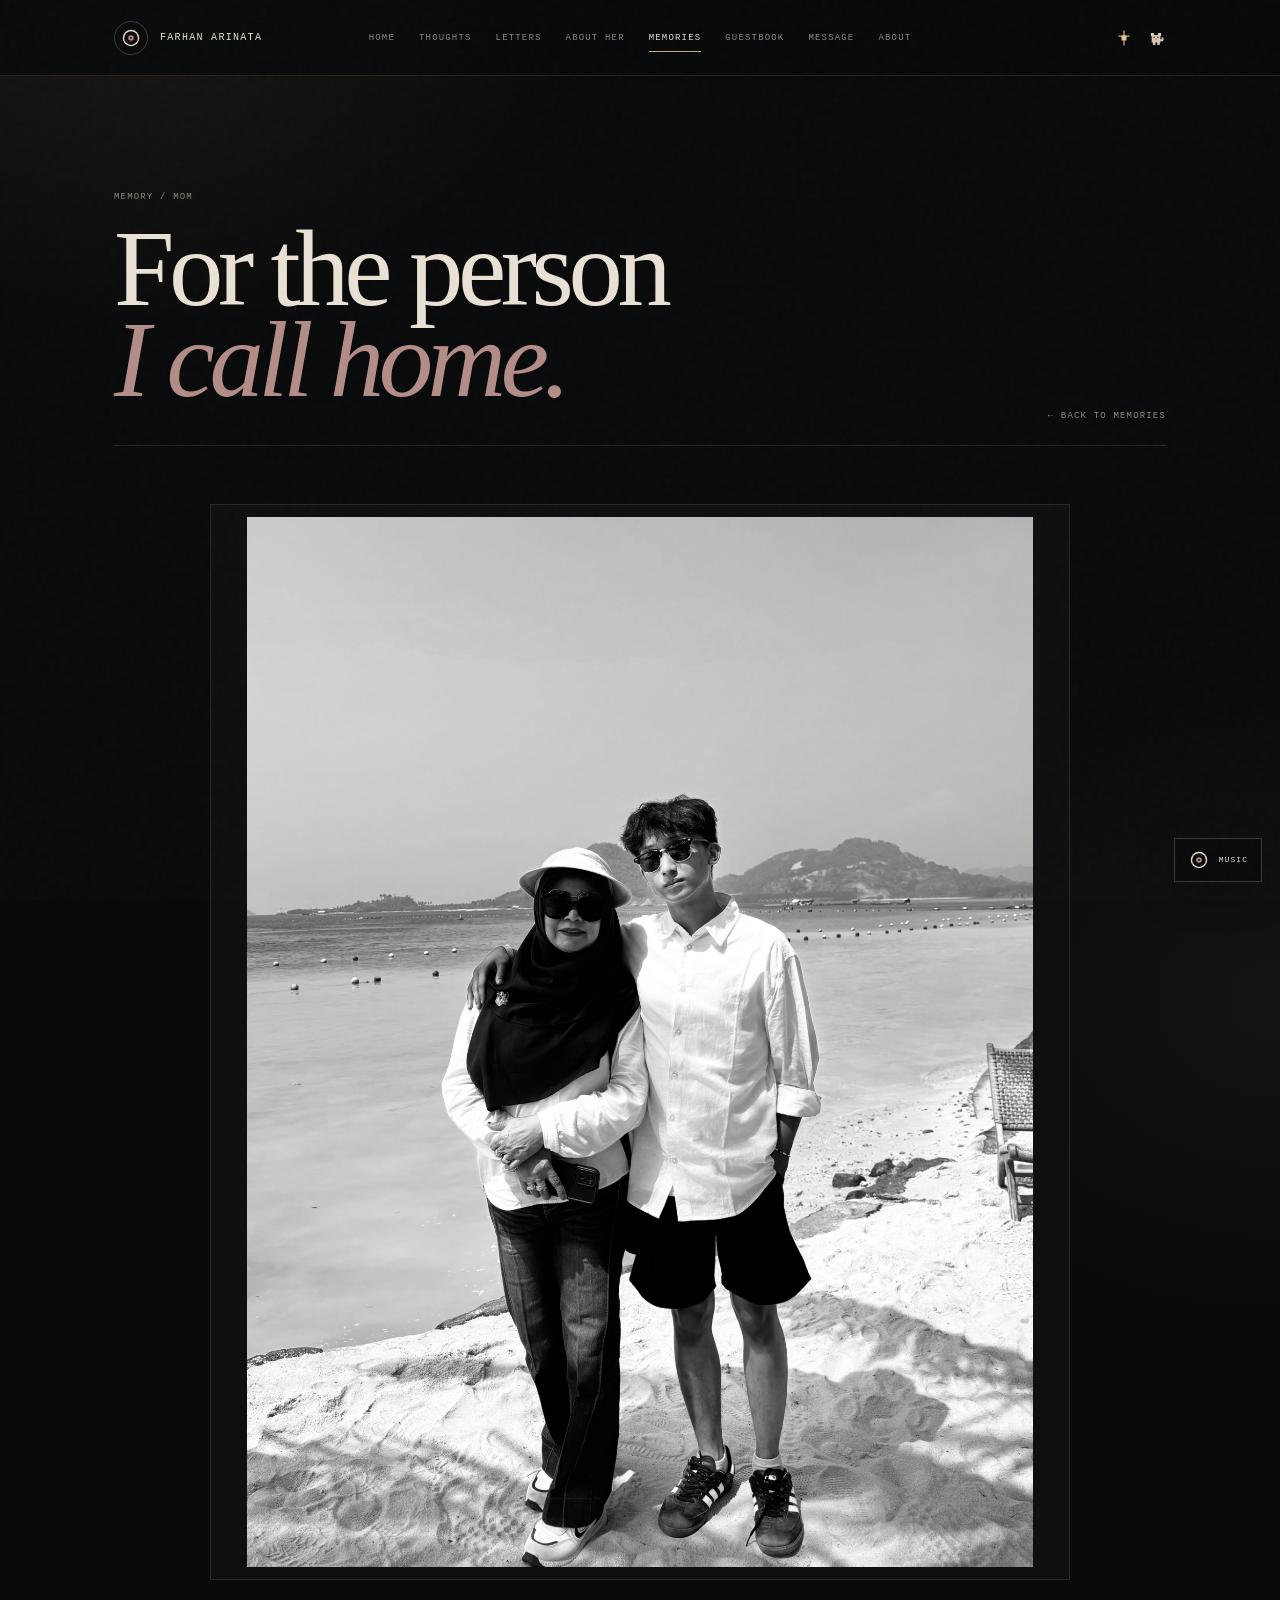
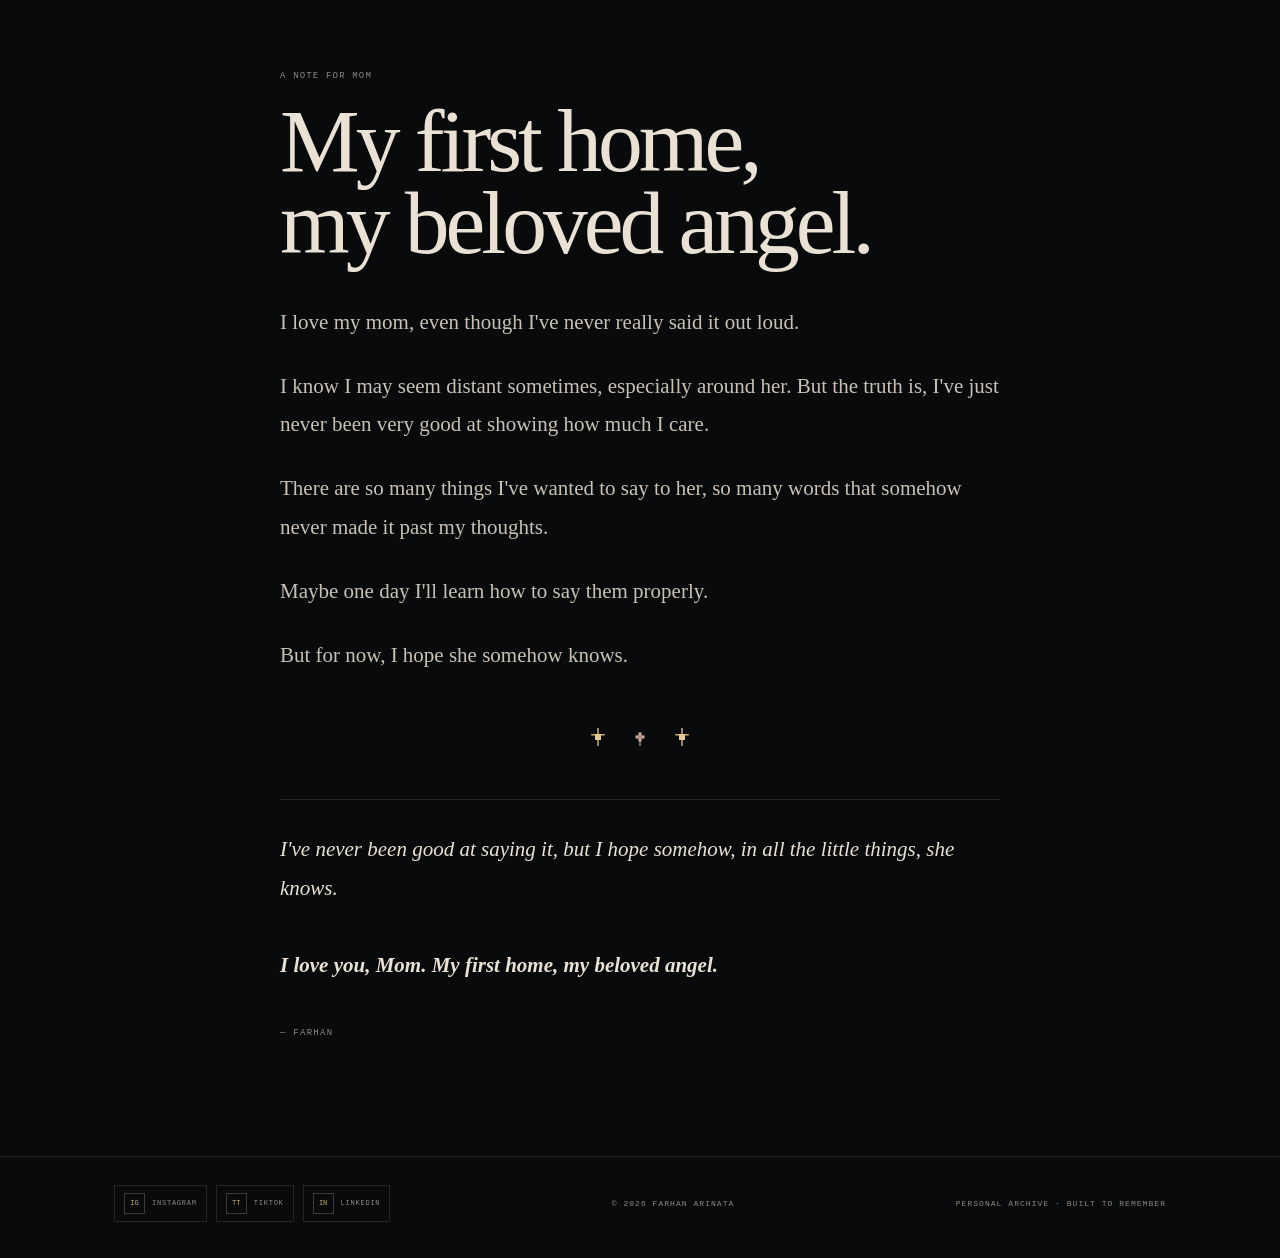
<file: memory-mom.html>
<!doctype html><html lang="en"><head><meta charset="utf-8"><meta name="viewport" content="width=device-width,initial-scale=1"><title>Memories — Farhan Arinata</title><link rel="stylesheet" href="style.css"></head><body><div class="progress"></div><header class="topbar"><div class="wrap"><a class="brand" href="index.html"><span class="brand-mark"><svg class="spin" aria-hidden="true"><use href="sprites.svg#vinyl"></use></svg></span><span class="brand-name">Farhan Arinata</span></a><nav class="nav"><a class="" href="index.html">Home</a><a class="" href="thoughts.html">Thoughts</a><a class="" href="letters.html">Letters</a><a class="" href="about-her.html">About Her</a><a class="active" href="memories.html">Memories</a><a class="" href="guestbook.html">Guestbook</a><a class="" href="message.html">Message</a><a class="" href="about.html">About</a></nav><div class="tools"><svg class="blink" aria-hidden="true"><use href="sprites.svg#star"></use></svg><svg class="bob" aria-hidden="true"><use href="sprites.svg#cat"></use></svg></div><button class="menu" aria-label="Menu"><span></span><span></span></button></div></header><nav class="mobile-nav"><a href="index.html">Home</a><a href="thoughts.html">Thoughts</a><a href="letters.html">Letters</a><a href="about-her.html">About Her</a><a href="memories.html">Memories</a><a href="guestbook.html">Guestbook</a><a href="message.html">Message</a><a href="about.html">About</a></nav><main class="page"><div class="wrap"><div class="page-head fade"><div><div class="kicker">Memory / Mom</div><h1 class="h1">For the person<br><em>I call home.</em></h1></div><a class="meta" href="memories.html">← Back to memories</a></div><article class="memory-article"><figure class="memory-cover fade"><img src="mom-and-me.jpeg" alt="A black and white photograph with Mom"></figure><div class="memory-story fade"><div class="kicker">A note for Mom</div><h2 class="memory-title">My first home,<br>my beloved angel.</h2><p>I love my mom, even though I've never really said it out loud.</p><p>I know I may seem distant sometimes, especially around her. But the truth is, I've just never been very good at showing how much I care.</p><p>There are so many things I've wanted to say to her, so many words that somehow never made it past my thoughts.</p><p>Maybe one day I'll learn how to say them properly.</p><p>But for now, I hope she somehow knows.</p><div class="memory-ornament"><svg class="blink"><use href="sprites.svg#star"></use></svg><svg class="bob"><use href="sprites.svg#flower"></use></svg><svg class="blink"><use href="sprites.svg#star"></use></svg></div><p class="closing">I've never been good at saying it, but I hope somehow, in all the little things, she knows.<br><br><strong>I love you, Mom. My first home, my beloved angel.</strong></p><div class="signature">— Farhan</div></div></article></div></main><footer class="footer"><div class="wrap"><div class="social-links" aria-label="Social links">
<a href="https://www.instagram.com/4rinata?igsi=MXRnbm0wMWs5MjYxYw%3D%3D&utm_source=qr" target="_blank" rel="noopener noreferrer" aria-label="Instagram"><span>IG</span><b>Instagram</b></a>
<a href="https://www.tiktok.com/@poarchsaken" target="_blank" rel="noopener noreferrer" aria-label="TikTok"><span>TT</span><b>TikTok</b></a>
<a href="https://www.linkedin.com/in/farhan-arinata-555b39312/" target="_blank" rel="noopener noreferrer" aria-label="LinkedIn"><span>IN</span><b>LinkedIn</b></a>
</div><span>© <span data-year></span> Farhan Arinata</span><span>Personal Archive · Built to remember</span></div></footer><script src="script.js"></script></body></html>
</file>
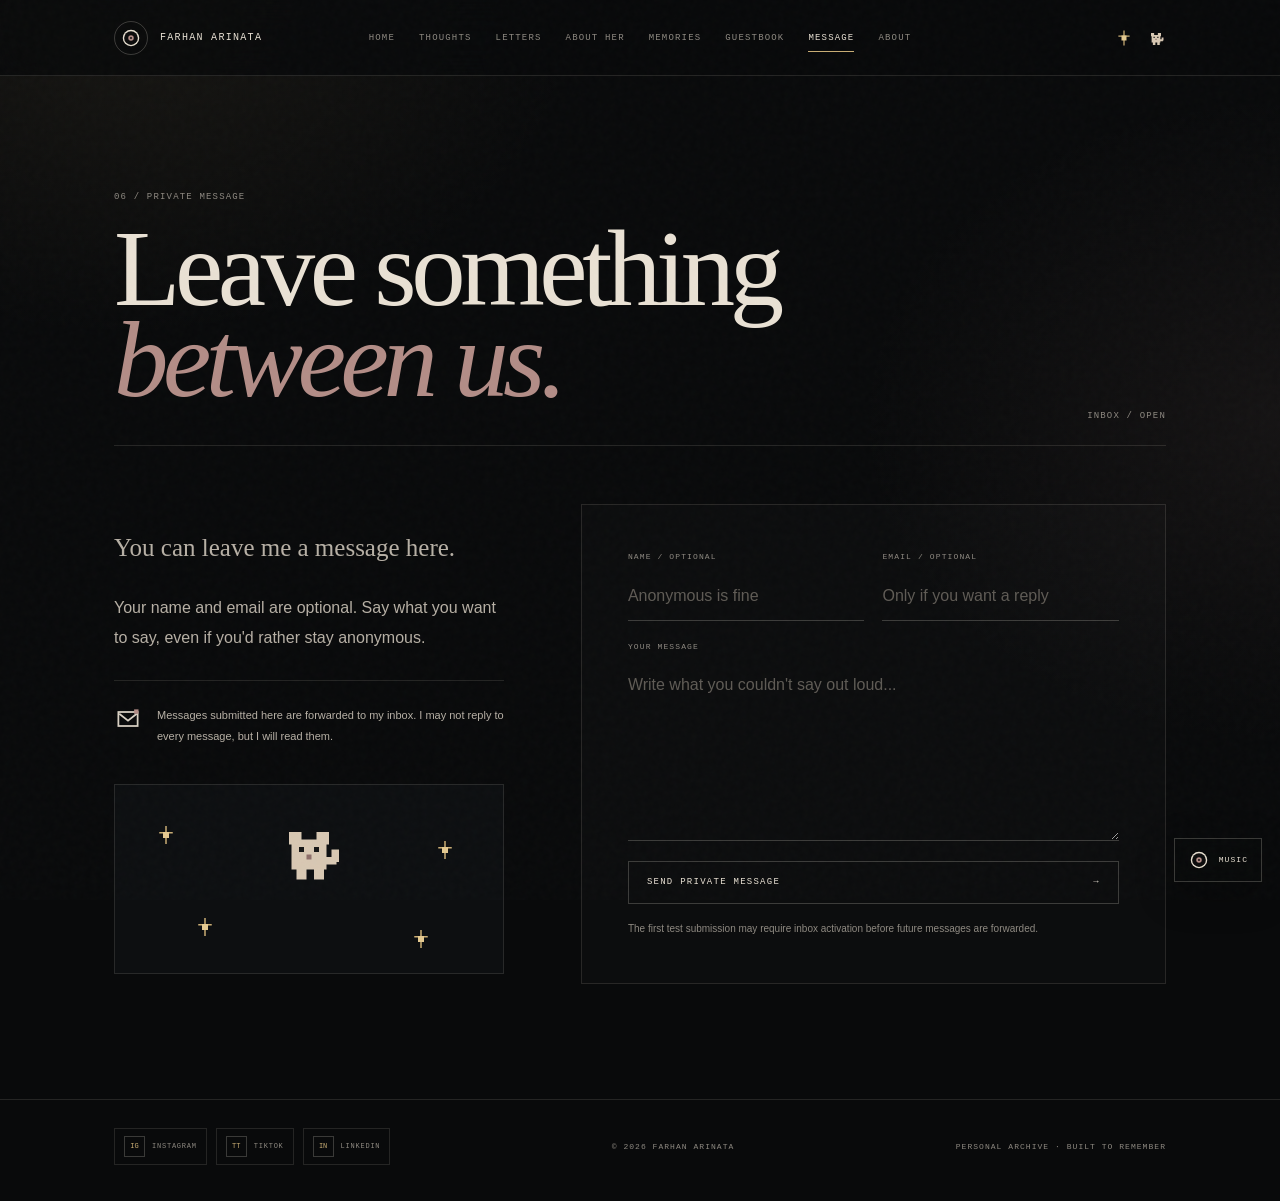
<file: message.html>
<!doctype html><html lang="en"><head><meta charset="utf-8"><meta name="viewport" content="width=device-width,initial-scale=1"><title>Private Message — Farhan Arinata</title><link rel="stylesheet" href="style.css"></head><body><div class="progress"></div><header class="topbar"><div class="wrap"><a class="brand" href="index.html"><span class="brand-mark"><svg class="spin" aria-hidden="true"><use href="sprites.svg#vinyl"></use></svg></span><span class="brand-name">Farhan Arinata</span></a><nav class="nav"><a class="" href="index.html">Home</a><a class="" href="thoughts.html">Thoughts</a><a class="" href="letters.html">Letters</a><a class="" href="about-her.html">About Her</a><a class="" href="memories.html">Memories</a><a class="" href="guestbook.html">Guestbook</a><a class="active" href="message.html">Message</a><a class="" href="about.html">About</a></nav><div class="tools"><svg class="blink" aria-hidden="true"><use href="sprites.svg#star"></use></svg><svg class="bob" aria-hidden="true"><use href="sprites.svg#cat"></use></svg></div><button class="menu" aria-label="Menu"><span></span><span></span></button></div></header><nav class="mobile-nav"><a href="index.html">Home</a><a href="thoughts.html">Thoughts</a><a href="letters.html">Letters</a><a href="about-her.html">About Her</a><a href="memories.html">Memories</a><a href="guestbook.html">Guestbook</a><a href="message.html">Message</a><a href="about.html">About</a></nav>
<main class="page"><div class="wrap">
  <div class="page-head fade"><div><div class="kicker">06 / Private Message</div><h1 class="h1">Leave something<br><em>between us.</em></h1></div><div class="meta">Inbox / open</div></div>
  <div class="message-layout">
    <div class="message-intro fade">
      <p class="copy" style="font-family:var(--serif);font-size:25px;line-height:1.55">You can leave me a message here.</p>
      <p class="copy">Your name and email are optional. Say what you want to say, even if you'd rather stay anonymous.</p>
      <div class="secret-box"><svg class="bob" aria-hidden="true"><use href="sprites.svg#envelope"></use></svg><p class="copy" style="margin:0;font-size:11px">Messages submitted here are forwarded to my inbox. I may not reply to every message, but I will read them.</p></div>
      <div class="scene" style="margin-top:38px;min-height:190px"><svg class="bob" aria-hidden="true"><use href="sprites.svg#cat"></use></svg><div class="stars"><svg class="blink" aria-hidden="true"><use href="sprites.svg#star"></use></svg><svg class="blink" aria-hidden="true"><use href="sprites.svg#star"></use></svg><svg class="blink" aria-hidden="true"><use href="sprites.svg#star"></use></svg><svg class="blink" aria-hidden="true"><use href="sprites.svg#star"></use></svg></div></div>
    </div>
    <form class="message-form fade" action="https://formsubmit.co/arinatafarhan@gmail.com" method="POST">
      <input type="hidden" name="_subject" value="New private message from farhan-arinata website">
      <input type="hidden" name="_template" value="table">
      <input type="hidden" name="_next" value="https://arinatafarhan.github.io/farhan-arinata/thanks.html">
      <input type="text" name="_honey" style="display:none">
      <div class="form-row">
        <div class="field"><label for="name">Name / optional</label><input id="name" name="name" type="text" autocomplete="name" placeholder="Anonymous is fine"></div>
        <div class="field"><label for="email">Email / optional</label><input id="email" name="email" type="email" autocomplete="email" placeholder="Only if you want a reply"></div>
      </div>
      <div class="field"><label for="message">Your message</label><textarea id="message" name="message" required maxlength="5000" placeholder="Write what you couldn't say out loud..."></textarea></div>
      <button class="send-btn" type="submit"><span>Send private message</span><span>→</span></button>
      <p class="form-note">The first test submission may require inbox activation before future messages are forwarded.</p>
    </form>
  </div>
</div></main><footer class="footer"><div class="wrap"><div class="social-links" aria-label="Social links">
<a href="https://www.instagram.com/4rinata?igsi=MXRnbm0wMWs5MjYxYw%3D%3D&utm_source=qr" target="_blank" rel="noopener noreferrer" aria-label="Instagram"><span>IG</span><b>Instagram</b></a>
<a href="https://www.tiktok.com/@poarchsaken" target="_blank" rel="noopener noreferrer" aria-label="TikTok"><span>TT</span><b>TikTok</b></a>
<a href="https://www.linkedin.com/in/farhan-arinata-555b39312/" target="_blank" rel="noopener noreferrer" aria-label="LinkedIn"><span>IN</span><b>LinkedIn</b></a>
</div><span>© <span data-year></span> Farhan Arinata</span><span>Personal Archive · Built to remember</span></div></footer><script src="script.js"></script></body></html>
</file>
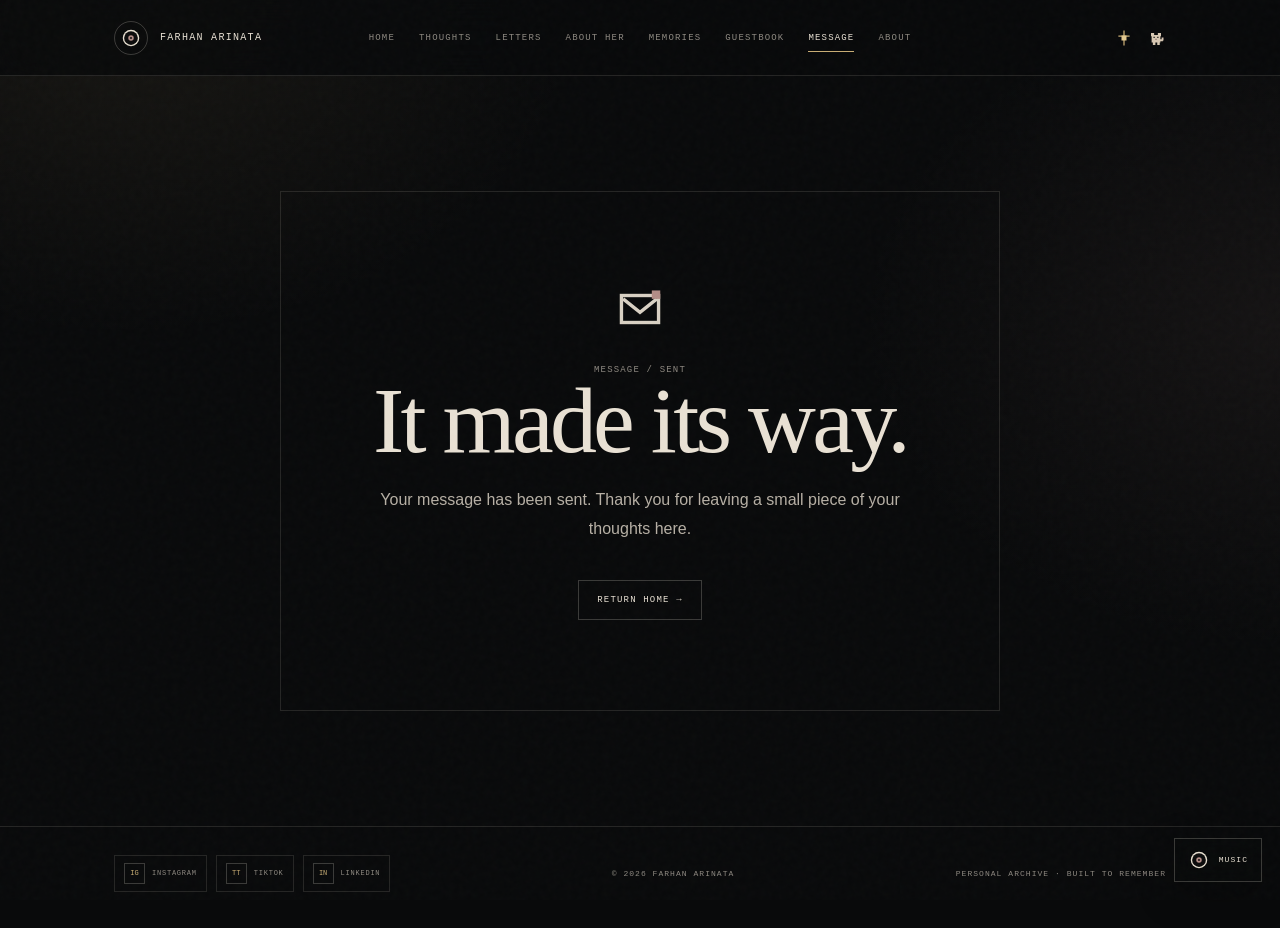
<file: thanks.html>
<!doctype html><html lang="en"><head><meta charset="utf-8"><meta name="viewport" content="width=device-width,initial-scale=1"><title>Message Sent — Farhan Arinata</title><link rel="stylesheet" href="style.css"></head><body><div class="progress"></div><header class="topbar"><div class="wrap"><a class="brand" href="index.html"><span class="brand-mark"><svg class="spin" aria-hidden="true"><use href="sprites.svg#vinyl"></use></svg></span><span class="brand-name">Farhan Arinata</span></a><nav class="nav"><a class="" href="index.html">Home</a><a class="" href="thoughts.html">Thoughts</a><a class="" href="letters.html">Letters</a><a class="" href="about-her.html">About Her</a><a class="" href="memories.html">Memories</a><a class="" href="guestbook.html">Guestbook</a><a class="active" href="message.html">Message</a><a class="" href="about.html">About</a></nav><div class="tools"><svg class="blink" aria-hidden="true"><use href="sprites.svg#star"></use></svg><svg class="bob" aria-hidden="true"><use href="sprites.svg#cat"></use></svg></div><button class="menu" aria-label="Menu"><span></span><span></span></button></div></header><nav class="mobile-nav"><a href="index.html">Home</a><a href="thoughts.html">Thoughts</a><a href="letters.html">Letters</a><a href="about-her.html">About Her</a><a href="memories.html">Memories</a><a href="guestbook.html">Guestbook</a><a href="message.html">Message</a><a href="about.html">About</a></nav>
<main class="page"><div class="wrap"><div class="thanks-card fade"><svg class="bob" aria-hidden="true"><use href="sprites.svg#envelope"></use></svg><div class="kicker">Message / sent</div><h1>It made its way.</h1><p>Your message has been sent. Thank you for leaving a small piece of your thoughts here.</p><a class="cta" href="index.html">Return home →</a></div></div></main><footer class="footer"><div class="wrap"><div class="social-links" aria-label="Social links">
<a href="https://www.instagram.com/4rinata?igsi=MXRnbm0wMWs5MjYxYw%3D%3D&utm_source=qr" target="_blank" rel="noopener noreferrer" aria-label="Instagram"><span>IG</span><b>Instagram</b></a>
<a href="https://www.tiktok.com/@poarchsaken" target="_blank" rel="noopener noreferrer" aria-label="TikTok"><span>TT</span><b>TikTok</b></a>
<a href="https://www.linkedin.com/in/farhan-arinata-555b39312/" target="_blank" rel="noopener noreferrer" aria-label="LinkedIn"><span>IN</span><b>LinkedIn</b></a>
</div><span>© <span data-year></span> Farhan Arinata</span><span>Personal Archive · Built to remember</span></div></footer><script src="script.js"></script></body></html>
</file>
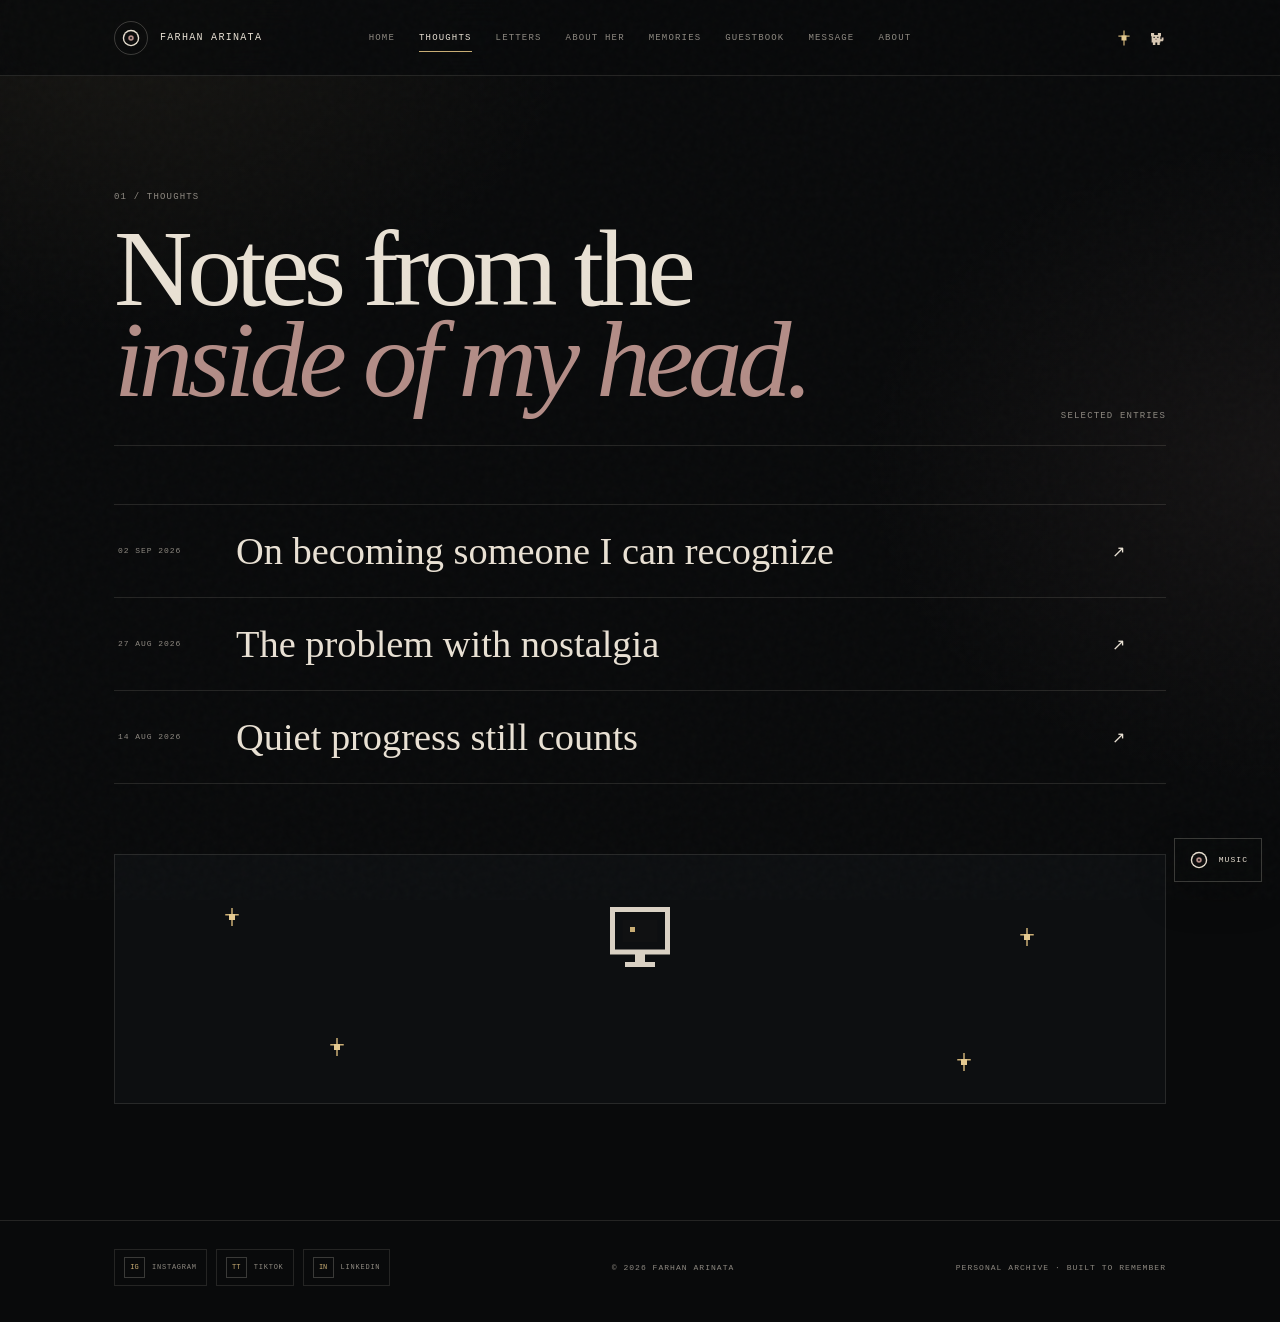
<file: thoughts.html>
<!doctype html><html lang="en"><head><meta charset="utf-8"><meta name="viewport" content="width=device-width,initial-scale=1"><title>Thoughts — Farhan Arinata</title><link rel="stylesheet" href="style.css"></head><body><div class="progress"></div><header class="topbar"><div class="wrap"><a class="brand" href="index.html"><span class="brand-mark"><svg class="spin" aria-hidden="true"><use href="sprites.svg#vinyl"></use></svg></span><span class="brand-name">Farhan Arinata</span></a><nav class="nav"><a class="" href="index.html">Home</a><a class="active" href="thoughts.html">Thoughts</a><a class="" href="letters.html">Letters</a><a class="" href="about-her.html">About Her</a><a class="" href="memories.html">Memories</a><a class="" href="guestbook.html">Guestbook</a><a class="" href="message.html">Message</a><a class="" href="about.html">About</a></nav><div class="tools"><svg class="blink" aria-hidden="true"><use href="sprites.svg#star"></use></svg><svg class="bob" aria-hidden="true"><use href="sprites.svg#cat"></use></svg></div><button class="menu" aria-label="Menu"><span></span><span></span></button></div></header><nav class="mobile-nav"><a href="index.html">Home</a><a href="thoughts.html">Thoughts</a><a href="letters.html">Letters</a><a href="about-her.html">About Her</a><a href="memories.html">Memories</a><a href="guestbook.html">Guestbook</a><a href="message.html">Message</a><a href="about.html">About</a></nav><main class="page"><div class="wrap"><div class="page-head fade"><div><div class="kicker">01 / Thoughts</div><h1 class="h1">Notes from the<br><em>inside of my head.</em></h1></div><div class="meta">Selected entries</div></div><div class="list fade"><div class="row"><div class="date">02 Sep 2026</div><div><h3>On becoming someone I can recognize</h3></div><div>↗</div></div><div class="row"><div class="date">27 Aug 2026</div><div><h3>The problem with nostalgia</h3></div><div>↗</div></div><div class="row"><div class="date">14 Aug 2026</div><div><h3>Quiet progress still counts</h3></div><div>↗</div></div></div><div class="scene fade" style="margin-top:70px"><svg class="bob" aria-hidden="true"><use href="sprites.svg#computer"></use></svg><div class="stars"><svg class="blink" aria-hidden="true"><use href="sprites.svg#star"></use></svg><svg class="blink" aria-hidden="true"><use href="sprites.svg#star"></use></svg><svg class="blink" aria-hidden="true"><use href="sprites.svg#star"></use></svg><svg class="blink" aria-hidden="true"><use href="sprites.svg#star"></use></svg></div></div></div></main><footer class="footer"><div class="wrap"><div class="social-links" aria-label="Social links">
<a href="https://www.instagram.com/4rinata?igsi=MXRnbm0wMWs5MjYxYw%3D%3D&utm_source=qr" target="_blank" rel="noopener noreferrer" aria-label="Instagram"><span>IG</span><b>Instagram</b></a>
<a href="https://www.tiktok.com/@poarchsaken" target="_blank" rel="noopener noreferrer" aria-label="TikTok"><span>TT</span><b>TikTok</b></a>
<a href="https://www.linkedin.com/in/farhan-arinata-555b39312/" target="_blank" rel="noopener noreferrer" aria-label="LinkedIn"><span>IN</span><b>LinkedIn</b></a>
</div><span>© <span data-year></span> Farhan Arinata</span><span>Personal Archive · Built to remember</span></div></footer><script src="script.js"></script></body></html>
</file>
<file: style.css>
:root{
  --bg:#090a0b;
  --panel:#0d0f11;
  --text:#e9e1d4;
  --muted:#8e8981;
  --line:rgba(233,225,212,.12);
  --line2:rgba(233,225,212,.22);
  --gold:#c9ad74;
  --rose:#b38d87;
  --serif:Georgia,"Times New Roman",serif;
  --mono:"Courier New",monospace;
  --pad:clamp(20px,5vw,72px);
}

*{box-sizing:border-box}
html{scroll-behavior:smooth}
body{
  margin:0;
  background:
    radial-gradient(700px 520px at 10% 0%,rgba(201,173,116,.08),transparent 65%),
    radial-gradient(650px 500px at 100% 35%,rgba(179,141,135,.07),transparent 65%),
    var(--bg);
  color:var(--text);
  font-family:Arial,sans-serif;
  font-weight:300;
  min-height:100vh;
  overflow-x:hidden;
}
body::before{
  content:"";
  position:fixed;
  inset:0;
  pointer-events:none;
  z-index:999;
  opacity:.035;
  background-image:url("data:image/svg+xml,%3Csvg viewBox='0 0 180 180' xmlns='http://www.w3.org/2000/svg'%3E%3Cfilter id='n'%3E%3CfeTurbulence type='fractalNoise' baseFrequency='.8' numOctaves='4' stitchTiles='stitch'/%3E%3C/filter%3E%3Crect width='100%25' height='100%25' filter='url(%23n)' opacity='.65'/%3E%3C/svg%3E");
}
a{color:inherit;text-decoration:none}
img{max-width:100%;display:block}
svg{display:block}
button,input,textarea{font:inherit}
.wrap{width:min(1180px,100%);margin:auto;padding:0 var(--pad)}
.progress{position:fixed;left:0;top:0;height:2px;width:0;background:var(--gold);z-index:120}

.topbar{
  position:sticky;
  top:0;
  z-index:90;
  height:76px;
  border-bottom:1px solid var(--line);
  background:rgba(9,10,11,.84);
  backdrop-filter:blur(18px);
  -webkit-backdrop-filter:blur(18px);
}
.topbar .wrap{
  height:100%;
  display:grid;
  grid-template-columns:1fr auto 1fr;
  align-items:center;
}
.brand{display:flex;align-items:center;gap:12px;width:max-content}
.brand-mark{
  width:34px;
  height:34px;
  border:1px solid var(--line2);
  border-radius:50%;
  display:grid;
  place-items:center;
}
.brand-mark svg{width:22px;height:22px}
.brand-name,.nav a,.meta,.kicker,.footer{font-family:var(--mono);text-transform:uppercase;letter-spacing:.13em}
.brand-name{font-size:10px}
.nav{display:flex;gap:24px;align-items:center}
.nav a{font-size:9px;color:var(--muted);position:relative}
.nav a::after{
  content:"";
  position:absolute;
  left:0;
  bottom:-9px;
  width:0;
  height:1px;
  background:var(--gold);
  transition:.25s;
}
.nav a:hover,.nav a.active{color:var(--text)}
.nav a:hover::after,.nav a.active::after{width:100%}
.tools{justify-self:end;display:flex;gap:12px;align-items:center}
.tools svg{width:20px;height:20px}
.menu{display:none;background:none;border:0;color:var(--text);padding:8px}
.menu span{display:block;width:22px;height:1px;background:currentColor;margin:6px 0}
.mobile-nav{display:none}

.hero,.page{padding:clamp(72px,9vw,130px) 0}
.hero-grid{
  display:grid;
  grid-template-columns:1.05fr .95fr;
  gap:clamp(40px,7vw,100px);
  align-items:center;
}
.kicker,.meta{font-size:9px;line-height:1.5;color:var(--muted)}
.hero h1,.h1{
  font-family:var(--serif);
  font-weight:400;
  letter-spacing:-.05em;
  margin:18px 0;
}
.hero h1{font-size:clamp(72px,10vw,150px);line-height:.78}
.h1{font-size:clamp(60px,8.5vw,120px);line-height:.84}
.hero h1 em,.h1 em{font-weight:400;color:var(--rose)}
.hero p,.copy{color:#b7b0a5;line-height:1.85;max-width:640px}
.cta{
  display:inline-flex;
  gap:15px;
  align-items:center;
  border:1px solid var(--line2);
  padding:14px 18px;
  margin-top:20px;
  font:9px var(--mono);
  letter-spacing:.13em;
  text-transform:uppercase;
  transition:.25s;
}
.cta:hover{background:var(--text);color:#111;transform:translateY(-2px)}

.hero-art{
  position:relative;
  min-height:560px;
  border:1px solid var(--line);
  overflow:hidden;
  background:#0c0c0c;
}
.hero-art img{
  position:absolute;
  inset:0;
  width:100%;
  height:100%;
  object-fit:cover;
  filter:grayscale(1) contrast(1.05);
  opacity:.86;
}
.pixel{position:absolute;z-index:3}
.pixel svg{width:42px;height:42px}
.a{left:7%;top:12%}
.b{right:7%;top:18%}
.c{right:11%;bottom:8%}

.spin{animation:spin 8s linear infinite}
.bob{animation:bob 2.6s ease-in-out infinite}
.blink{animation:blink 2.2s ease-in-out infinite}
@keyframes spin{to{transform:rotate(360deg)}}
@keyframes bob{50%{transform:translateY(-8px)}}
@keyframes blink{50%{opacity:.25;transform:scale(.8)}}

.features{
  display:grid;
  grid-template-columns:repeat(4,1fr);
  border:1px solid var(--line);
  margin-top:70px;
}
.feature{padding:24px;border-right:1px solid var(--line);min-height:150px}
.feature:last-child{border-right:0}
.feature svg{width:30px;height:30px;margin-bottom:28px}
.feature h3{font:400 21px var(--serif);margin:0 0 8px}
.feature p{font-size:11px;line-height:1.65;color:var(--muted);margin:0}

.page-head{
  display:flex;
  justify-content:space-between;
  align-items:flex-end;
  gap:20px;
  border-bottom:1px solid var(--line);
  padding-bottom:22px;
  margin-bottom:58px;
}
.list{border-top:1px solid var(--line)}
.row{
  display:grid;
  grid-template-columns:100px 1fr 50px;
  gap:18px;
  align-items:center;
  border-bottom:1px solid var(--line);
  padding:24px 4px;
  transition:.25s;
}
.row:hover{padding-left:12px;background:rgba(255,255,255,.015)}
.row h3{font:400 clamp(28px,3vw,44px) var(--serif);margin:0}
.date{font:8px/1.5 var(--mono);text-transform:uppercase;letter-spacing:.12em;color:var(--muted)}
.grid2{display:grid;grid-template-columns:1fr 1fr;gap:clamp(36px,6vw,80px)}

.scene{
  position:relative;
  min-height:250px;
  border:1px solid var(--line);
  display:grid;
  place-items:center;
  background:#0d0f11;
  overflow:hidden;
}
.scene>svg{width:80px;height:80px}
.stars svg{position:absolute;width:24px;height:24px}
.stars svg:nth-child(1){left:10%;top:20%}
.stars svg:nth-child(2){right:12%;top:28%}
.stars svg:nth-child(3){left:20%;bottom:18%}
.stars svg:nth-child(4){right:18%;bottom:12%}

.paper{
  background:#d9d2c6;
  color:#151515;
  padding:clamp(34px,6vw,80px);
  box-shadow:0 30px 90px rgba(0,0,0,.28);
}
.paper .meta{color:#6d685f}
.paper h2{font:400 clamp(42px,5vw,72px) var(--serif);margin:18px 0 36px}
.paper p{font:400 18px/1.75 var(--serif);max-width:720px}
.paper figure{margin:60px 0 0;border-top:1px solid rgba(0,0,0,.18);padding-top:18px}
.paper figure img{width:100%;filter:grayscale(1)}
.paper figcaption{
  display:flex;
  justify-content:space-between;
  gap:20px;
  font:8px var(--mono);
  letter-spacing:.13em;
  text-transform:uppercase;
  color:#6d685f;
  margin-top:12px;
}

.spotify{border:1px solid var(--line);padding:24px;background:rgba(255,255,255,.015)}
.spotify-head{display:flex;gap:18px;align-items:center;margin-bottom:24px}
.spotify-head svg{width:64px;height:64px}
.spotify h2{font:400 clamp(34px,4vw,58px) var(--serif);margin:0}
.spotify iframe{width:100%;border:0;border-radius:12px}

.message-layout{display:grid;grid-template-columns:.8fr 1.2fr;gap:clamp(34px,6vw,90px);align-items:start}
.message-intro{position:sticky;top:120px}
.message-form{border:1px solid var(--line);background:rgba(255,255,255,.012);padding:clamp(24px,4vw,46px)}
.form-row{display:grid;grid-template-columns:1fr 1fr;gap:18px}
.field{display:grid;gap:9px;margin-bottom:20px}
.field label{font:8px/1.4 var(--mono);letter-spacing:.14em;text-transform:uppercase;color:var(--muted)}
.field input,.field textarea{
  width:100%;
  border:0;
  border-bottom:1px solid var(--line2);
  background:transparent;
  color:var(--text);
  border-radius:0;
  padding:12px 0;
  font:400 16px/1.5 Arial,sans-serif;
  outline:none;
  transition:.25s;
}
.field textarea{min-height:180px;resize:vertical}
.field input:focus,.field textarea:focus{border-color:var(--gold)}
.field input::placeholder,.field textarea::placeholder{color:#5f5b55}
.send-btn{
  width:100%;
  display:flex;
  justify-content:space-between;
  align-items:center;
  border:1px solid var(--line2);
  background:transparent;
  color:var(--text);
  padding:16px 18px;
  cursor:pointer;
  font:9px/1 var(--mono);
  letter-spacing:.14em;
  text-transform:uppercase;
  transition:.25s;
}
.send-btn:hover{background:var(--text);color:#111;transform:translateY(-2px)}
.form-note{margin:16px 0 0;color:var(--muted);font-size:10px;line-height:1.7}
.secret-box{margin-top:28px;border-top:1px solid var(--line);padding-top:24px;display:flex;gap:15px;align-items:flex-start}
.secret-box svg{width:28px;height:28px;flex:0 0 auto}
.thanks-card{max-width:720px;margin:auto;text-align:center;border:1px solid var(--line);padding:clamp(42px,8vw,90px) clamp(24px,6vw,70px)}
.thanks-card>svg{width:54px;height:54px;margin:0 auto 28px}
.thanks-card h1{font:400 clamp(50px,8vw,94px)/.9 var(--serif);letter-spacing:-.04em;margin:0 0 24px}
.thanks-card p{color:#b7b0a5;line-height:1.8}

.memory-grid{display:grid;grid-template-columns:repeat(2,minmax(0,1fr));gap:clamp(24px,4vw,48px)}
.memory-card{
  display:block;
  border:1px solid var(--line);
  background:rgba(255,255,255,.012);
  padding:14px;
  transition:.35s;
}
.memory-card:hover{transform:translateY(-5px);border-color:var(--line2)}
.memory-card-image{aspect-ratio:4/5;overflow:hidden;background:#101112}
.memory-card-image img{width:100%;height:100%;object-fit:cover;filter:grayscale(1);transition:.6s}
.memory-card:hover .memory-card-image img{transform:scale(1.025)}
.memory-card-body{padding:22px 8px 10px}
.memory-card-body h2{font:400 clamp(30px,3vw,46px)/1.05 var(--serif);margin:10px 0 13px}
.memory-card-body p{color:var(--muted);font-size:12px;line-height:1.7;margin:0}
.memory-card-link{
  display:flex;
  justify-content:space-between;
  align-items:center;
  margin-top:22px;
  padding-top:15px;
  border-top:1px solid var(--line);
  font:8px/1 var(--mono);
  letter-spacing:.14em;
  text-transform:uppercase;
  color:#bdb5aa;
}

.memory-article{max-width:940px;margin:auto}
.memory-cover{position:relative;border:1px solid var(--line);padding:12px;background:#0d0f11}
.memory-cover img{width:100%;max-height:1050px;object-fit:contain;filter:grayscale(1)}
.memory-story{width:min(720px,100%);margin:clamp(48px,8vw,90px) auto 0}
.memory-story .memory-title{font:400 clamp(48px,7vw,90px)/.92 var(--serif);letter-spacing:-.045em;margin:16px 0 38px}
.memory-story p{font:400 clamp(18px,2vw,21px)/1.85 var(--serif);color:#c9c1b5;margin:0 0 25px}
.memory-story .closing{margin-top:45px;padding-top:30px;border-top:1px solid var(--line);font-style:italic;color:var(--text)}
.memory-story .signature{margin-top:42px;font:9px/1.5 var(--mono);letter-spacing:.14em;text-transform:uppercase;color:var(--muted)}
.memory-ornament{display:flex;justify-content:center;gap:18px;margin:50px 0}
.memory-ornament svg{width:24px;height:24px}

.fade{opacity:0;transform:translateY(18px);transition:.7s}
.fade.visible{opacity:1;transform:none}

.footer{border-top:1px solid var(--line);padding:28px 0 36px;font-size:8px;color:var(--muted)}
.footer .wrap{display:flex;justify-content:space-between;gap:20px}

@media(max-width:980px){
  .nav{gap:16px}
  .nav a{font-size:8px}
}

@media(max-width:880px){
  .topbar .wrap{grid-template-columns:1fr auto}
  .nav,.tools{display:none}
  .menu{display:block}
  .mobile-nav{
    position:fixed;
    top:76px;
    left:0;
    right:0;
    z-index:89;
    background:rgba(9,10,11,.98);
    border-bottom:1px solid var(--line);
    padding:22px var(--pad);
  }
  .mobile-nav.open{display:grid;gap:18px}
  .mobile-nav a{font:400 18px/1.2 var(--serif)}
  .hero-grid,.grid2,.message-layout{grid-template-columns:1fr}
  .message-intro{position:static}
  .features{grid-template-columns:1fr 1fr}
  .feature:nth-child(2){border-right:0}
  .feature:nth-child(-n+2){border-bottom:1px solid var(--line)}
}

@media(max-width:700px){
  .memory-grid{grid-template-columns:1fr}
  .memory-cover{padding:7px}
  .memory-story{margin-top:45px}
}

@media(max-width:600px){
  .hero h1{font-size:22vw}
  .hero-art{min-height:430px}
  .features{grid-template-columns:1fr}
  .feature{border-right:0;border-bottom:1px solid var(--line)}
  .feature:last-child{border-bottom:0}
  .row{grid-template-columns:1fr 24px}
  .row .date{grid-column:1/3}
  .page-head{align-items:flex-start;flex-direction:column}
  .paper{padding:38px 22px}
  .paper p{font-size:17px}
  .paper figcaption,.footer .wrap{flex-direction:column}
  .footer .wrap{gap:12px}
  .form-row{grid-template-columns:1fr}
}

@media(prefers-reduced-motion:reduce){
  *{animation-duration:.01ms!important;transition-duration:.01ms!important}
  .fade{opacity:1;transform:none}
}


/* Guestbook */
.guestbook-grid{display:grid;grid-template-columns:.78fr 1.22fr;gap:clamp(34px,6vw,90px);align-items:start}
.guestbook-intro{position:sticky;top:120px}
.guestbook-comments{border:1px solid var(--line);background:rgba(255,255,255,.012);padding:clamp(18px,3vw,34px);min-height:420px}
.guestbook-label{padding-bottom:18px;margin-bottom:10px;border-bottom:1px solid var(--line);font:8px/1 var(--mono);letter-spacing:.14em;text-transform:uppercase;color:var(--muted)}

/* Music drawer */
.music-dock{position:fixed;right:18px;bottom:18px;z-index:140;display:flex;flex-direction:column;align-items:flex-end;gap:10px}
.music-toggle{display:flex;align-items:center;gap:9px;border:1px solid var(--line2);background:rgba(9,10,11,.9);backdrop-filter:blur(14px);-webkit-backdrop-filter:blur(14px);color:var(--text);padding:10px 13px;cursor:pointer;font:8px/1 var(--mono);letter-spacing:.13em;text-transform:uppercase;box-shadow:0 12px 38px rgba(0,0,0,.28)}
.music-toggle svg{width:22px;height:22px}.spin-slow{animation:spin 11s linear infinite}
.music-panel{width:min(360px,calc(100vw - 36px));display:none;border:1px solid var(--line2);background:rgba(11,12,13,.97);backdrop-filter:blur(18px);-webkit-backdrop-filter:blur(18px);padding:14px;box-shadow:0 22px 70px rgba(0,0,0,.45)}
.music-dock.open .music-panel{display:block;animation:musicIn .28s ease both}
@keyframes musicIn{from{opacity:0;transform:translateY(10px) scale(.98)}to{opacity:1;transform:none}}
.music-panel-head{display:flex;justify-content:space-between;gap:20px;align-items:flex-start;margin-bottom:12px}
.music-panel-head strong{display:block;font:400 16px/1.2 var(--serif)}
.music-eyebrow{display:block;font:7px/1.4 var(--mono);letter-spacing:.13em;text-transform:uppercase;color:var(--muted);margin-bottom:5px}
.music-close{border:0;background:transparent;color:var(--muted);font-size:23px;line-height:1;cursor:pointer;padding:0 2px}
.music-panel iframe{display:block;width:100%;border:0;border-radius:9px}
.music-note{margin:10px 2px 0;color:var(--muted);font-size:9px;line-height:1.5}

/* Custom 404 */
.error-page{min-height:100vh;display:grid;place-items:center;overflow:hidden}
.error-shell{position:relative;z-index:2;width:min(760px,100%);padding:60px var(--pad);text-align:center}
.error-number{display:flex;align-items:center;justify-content:center;font:400 clamp(110px,24vw,230px)/.75 var(--serif);letter-spacing:-.08em;margin:24px 0 28px}
.error-vinyl{display:inline-grid;place-items:center;width:.72em;height:.72em;margin:0 .04em}
.error-vinyl svg{width:100%;height:100%}
.error-shell h1{font:400 clamp(42px,7vw,78px)/.95 var(--serif);letter-spacing:-.04em;margin:0}
.error-shell h1 em{color:var(--rose);font-weight:400}
.error-shell p{width:min(520px,100%);margin:25px auto 0;color:#aaa399;font-size:13px;line-height:1.8}
.error-shell .cta{margin-top:36px}
.error-stars{position:fixed;inset:0;pointer-events:none}
.error-stars svg{position:absolute;width:27px;height:27px}
.error-stars .e1{left:9%;top:14%}.error-stars .e2{right:12%;top:20%}.error-stars .e3{left:17%;bottom:16%}.error-stars .e4{right:18%;bottom:11%}
.cat-track{position:relative;width:min(500px,90%);height:76px;margin:35px auto 0;border-bottom:1px solid var(--line)}
.walking-cat{position:absolute;left:-55px;bottom:4px;width:55px;animation:catAcross 7s linear infinite}
.walking-cat svg{width:55px;height:55px;filter:drop-shadow(0 8px 8px rgba(0,0,0,.25))}
.paw{position:absolute;bottom:1px;color:var(--gold);font:20px/1 var(--mono);opacity:.65}
.p1{left:-16px}.p2{left:-32px;opacity:.4}.p3{left:-48px;opacity:.2}
@keyframes catAcross{0%{left:-55px;transform:scaleX(1)}48%{left:calc(100% - 5px);transform:scaleX(1)}50%{left:calc(100% - 5px);transform:scaleX(-1)}98%{left:-55px;transform:scaleX(-1)}100%{left:-55px;transform:scaleX(1)}}

@media(max-width:880px){.guestbook-grid{grid-template-columns:1fr}.guestbook-intro{position:static}}
@media(max-width:600px){.music-dock{right:12px;bottom:12px}.music-toggle span{display:none}.music-toggle{padding:10px}.error-shell{padding-top:42px;padding-bottom:42px}}

/* Social links */
.social-links{display:flex;align-items:center;gap:9px;flex-wrap:wrap}
.social-links a{display:flex;align-items:center;gap:7px;border:1px solid var(--line);padding:7px 9px;transition:.25s}
.social-links a:hover{border-color:var(--line2);background:rgba(255,255,255,.035);transform:translateY(-2px)}
.social-links span{display:grid;place-items:center;width:21px;height:21px;border:1px solid var(--line2);font:7px/1 var(--mono);letter-spacing:0;color:var(--gold)}
.social-links b{font:7px/1 var(--mono);letter-spacing:.11em;text-transform:uppercase;color:var(--muted);font-weight:400}
.footer .wrap{align-items:center}
.error-shell .social-links{justify-content:center;margin-top:28px}
@media(max-width:700px){
  .footer .wrap{align-items:flex-start}
  .social-links{order:3;margin-top:4px}
  .social-links b{display:none}
  .social-links a{padding:7px}
}
</file>
